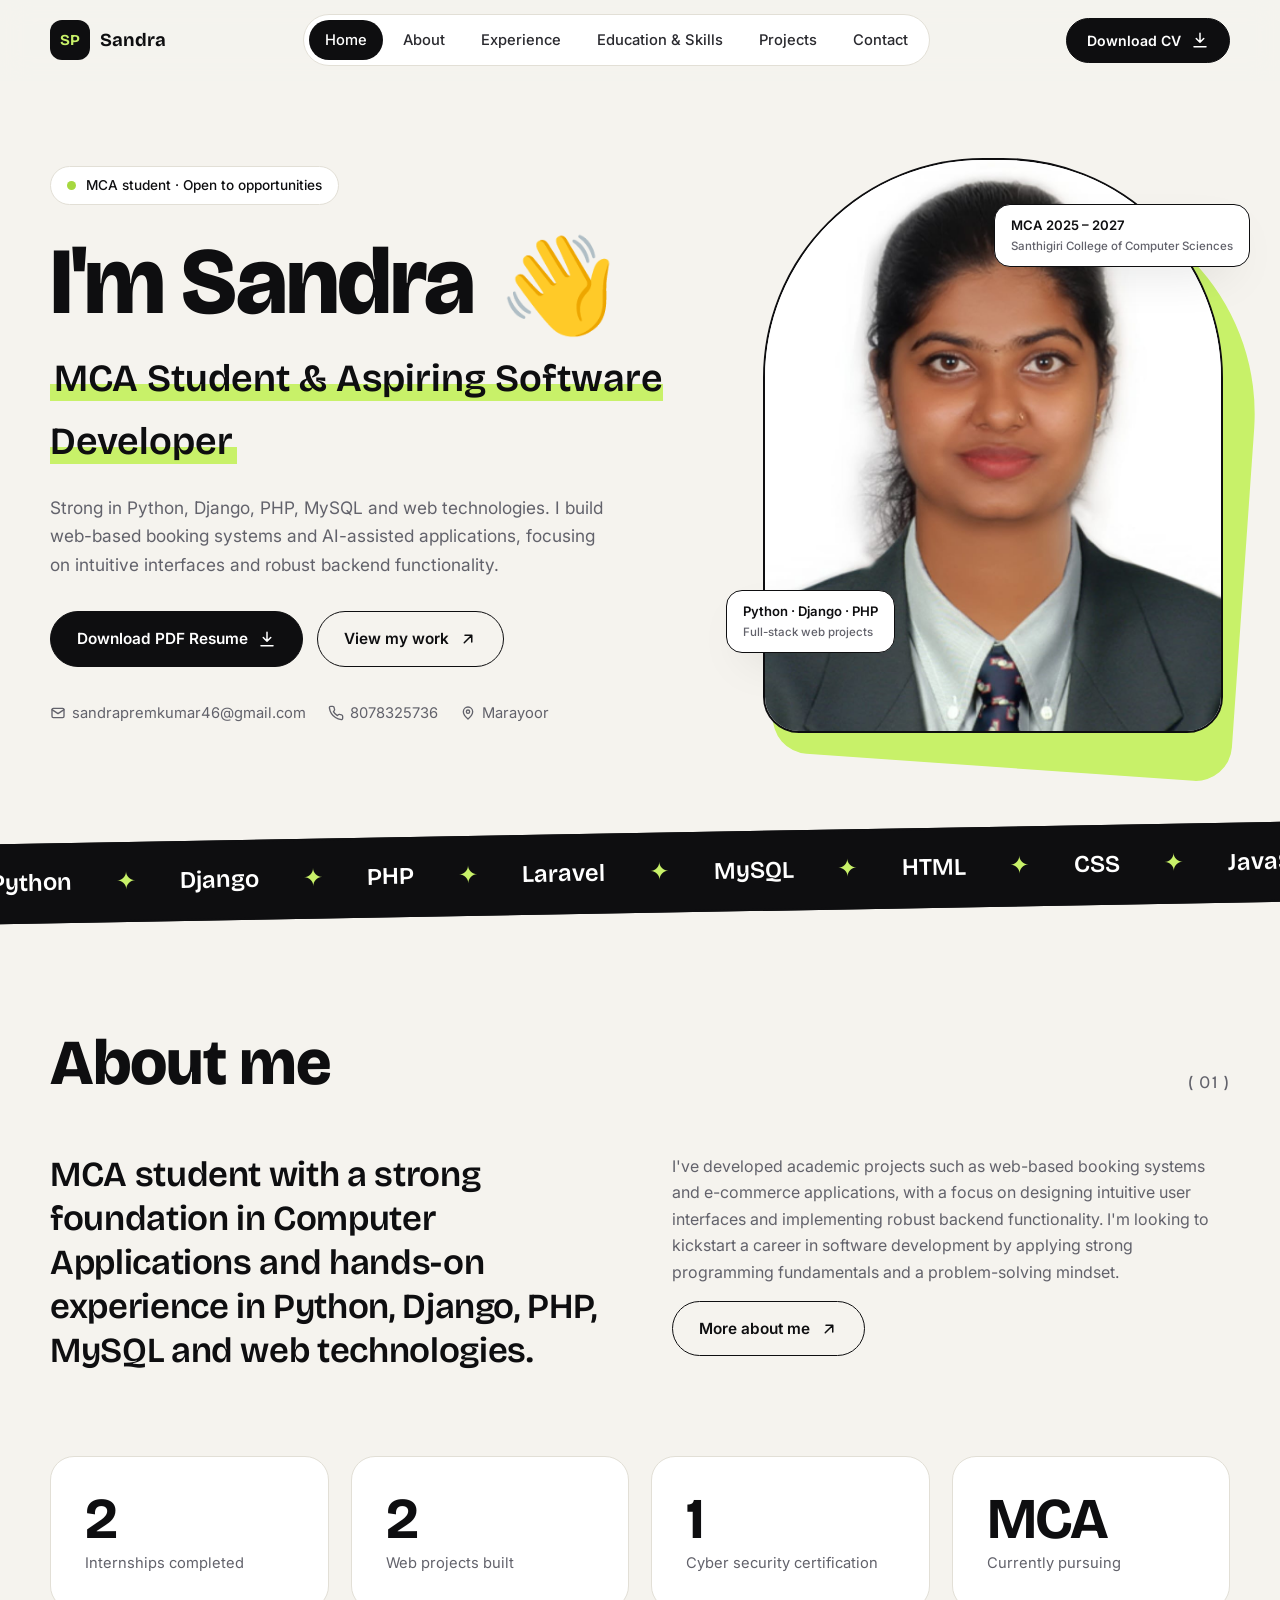
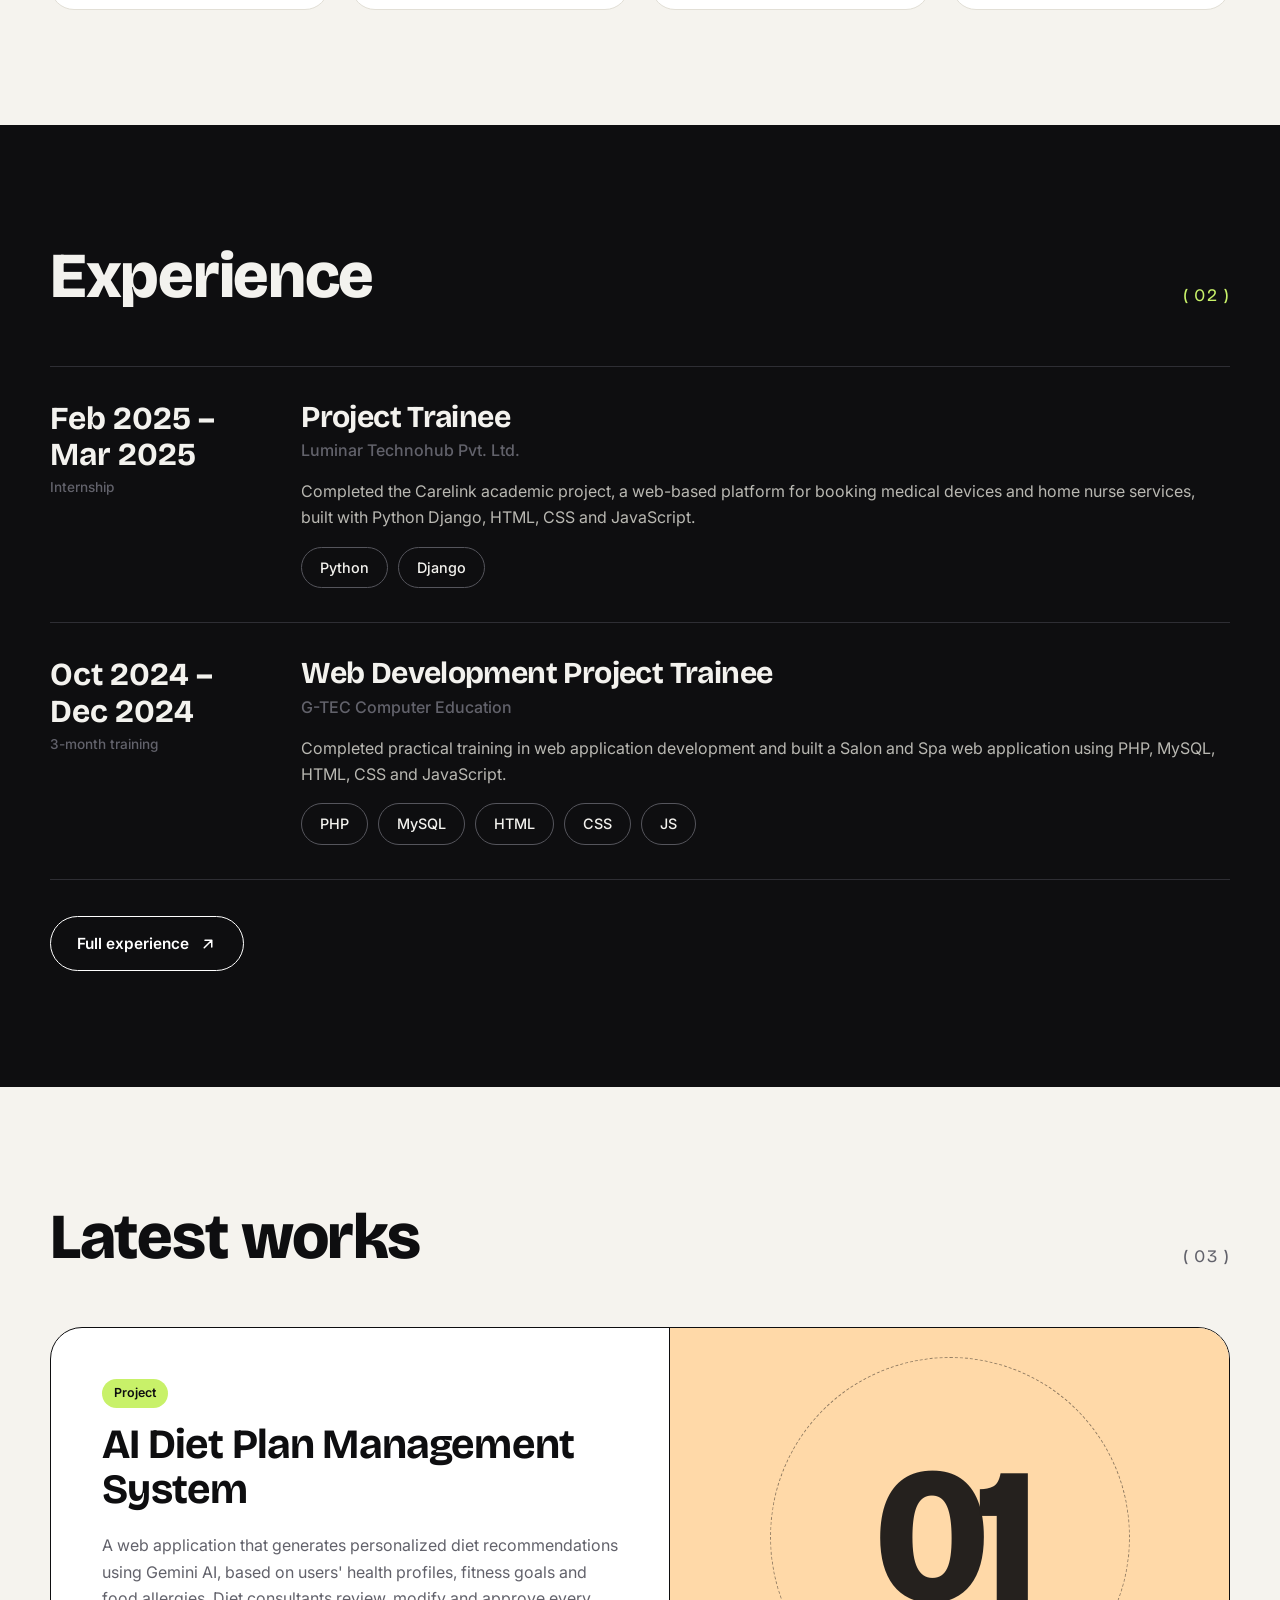
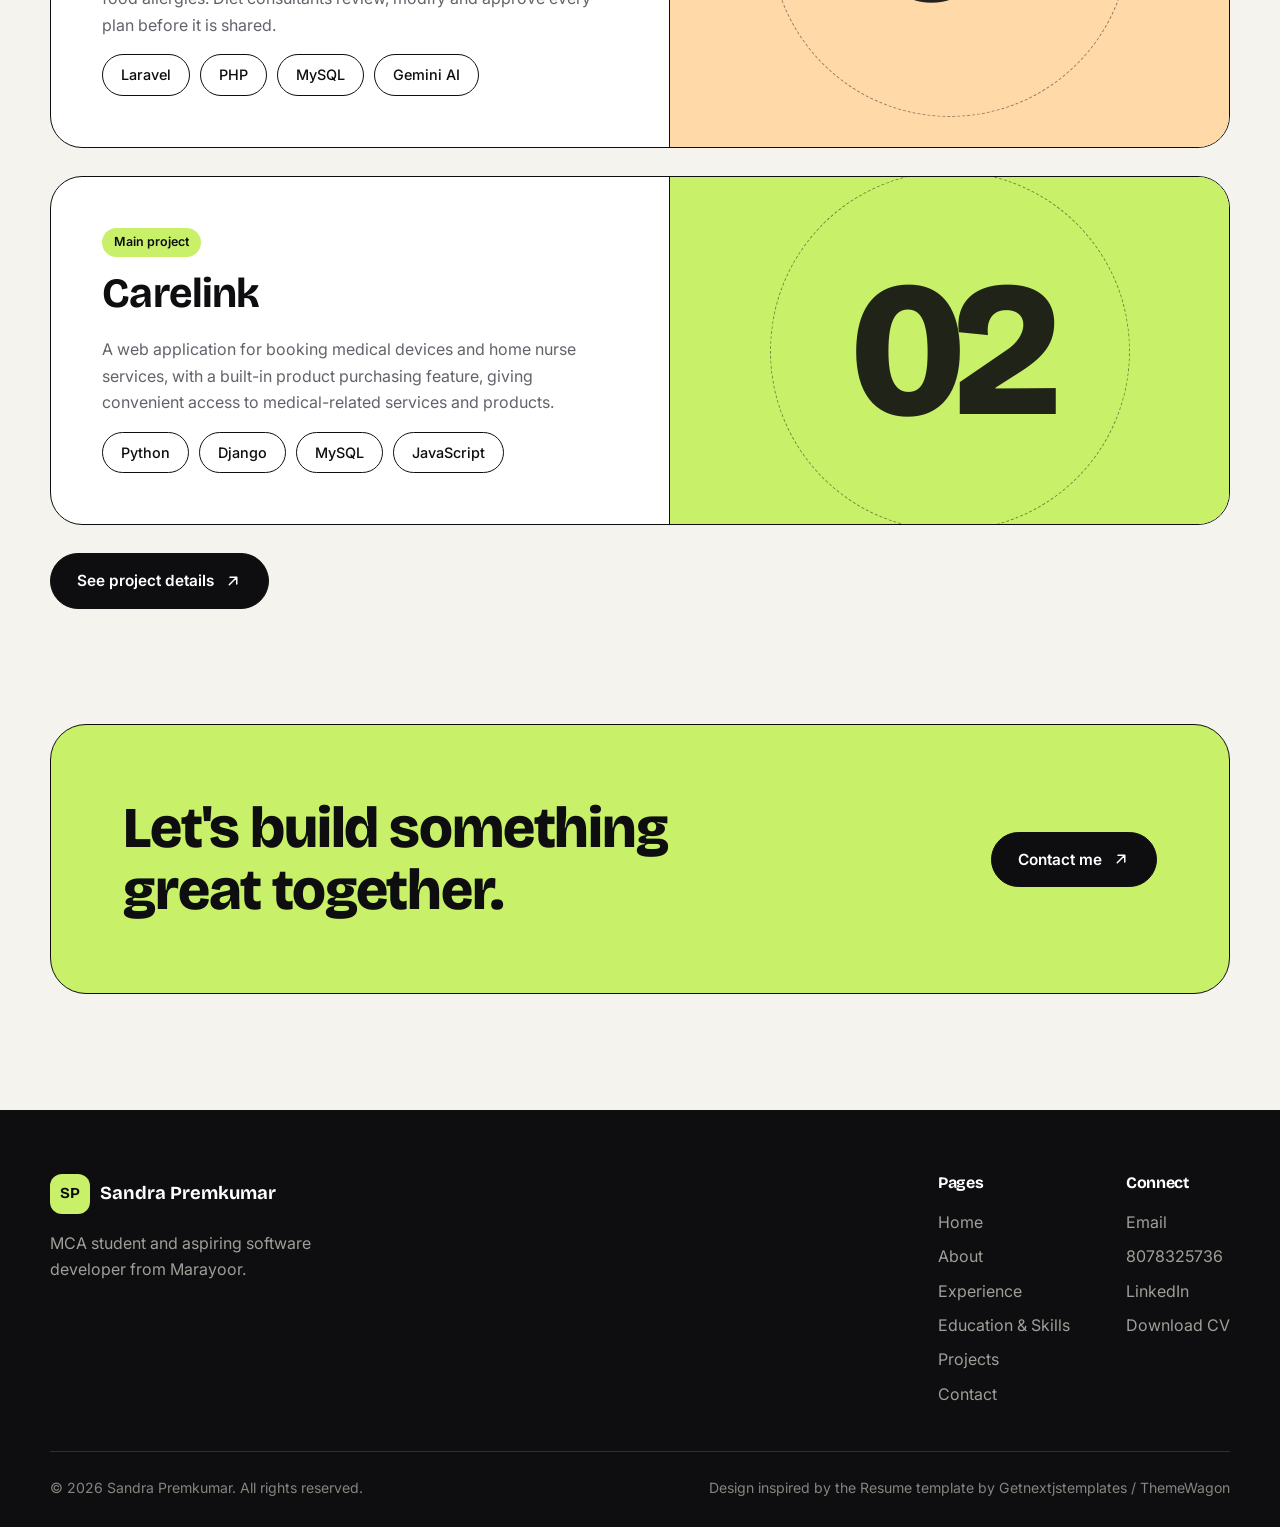
<file: index.html>
<!DOCTYPE html>
<html lang="en" class="no-js">
<head>
  <meta charset="utf-8">
  <meta name="viewport" content="width=device-width, initial-scale=1">
  <title>Sandra Premkumar — MCA Student & Aspiring Software Developer</title>
  <meta name="description" content="Portfolio of Sandra Premkumar, an MCA student skilled in Python, Django, PHP, MySQL and web technologies, building web-based booking and AI-assisted applications.">
  <meta name="theme-color" content="#f5f3ee">
  <link rel="preconnect" href="https://fonts.googleapis.com">
  <link rel="preconnect" href="https://fonts.gstatic.com" crossorigin>
  <link href="https://fonts.googleapis.com/css2?family=Bricolage+Grotesque:opsz,wght@12..96,500;12..96,600;12..96,700;12..96,800&family=Inter:wght@400;500;600&display=swap" rel="stylesheet">
  <link rel="stylesheet" href="styles.css">
</head>
<body>
  <a class="skip-link" href="#main">Skip to content</a>

  <header class="site-header">
    <div class="container nav">
      <a href="index.html" class="logo" aria-label="Sandra Premkumar — home">
        <span class="logo-mark">SP</span><span>Sandra</span>
      </a>
      <nav class="nav-links" id="nav-links" aria-label="Main">
        <a href="index.html" class="active" aria-current="page">Home</a>
        <a href="about.html">About</a>
        <a href="experience.html">Experience</a>
        <a href="education.html">Education &amp; Skills</a>
        <a href="projects.html">Projects</a>
        <a href="contact.html">Contact</a>
      </nav>
      <a class="btn btn-primary btn-sm nav-cta" href="assets/Sandra_Premkumar_CV.pdf" download>Download CV
        <svg viewBox="0 0 24 24" fill="none" stroke="currentColor" stroke-width="2" stroke-linecap="round" stroke-linejoin="round"><path d="M12 3v12m0 0l-5-5m5 5l5-5M4 21h16"/></svg>
      </a>
      <button class="menu-btn" aria-label="Toggle menu" aria-expanded="false" aria-controls="nav-links"><span></span><span></span><span></span></button>
    </div>
  </header>

  <main id="main">
    <!-- HERO -->
    <section class="hero">
      <div class="container hero-grid">
        <div>
          <span class="eyebrow reveal"><span class="dot"></span> MCA student · Open to opportunities</span>
          <h1 class="reveal" data-delay="1">I'm Sandra <span class="wave" aria-hidden="true">👋</span></h1>
          <p class="role reveal" data-delay="2"><span>MCA Student &amp; Aspiring Software Developer</span></p>
          <p class="lead reveal" data-delay="2">Strong in Python, Django, PHP, MySQL and web technologies. I build web-based booking systems and AI-assisted applications, focusing on intuitive interfaces and robust backend functionality.</p>
          <div class="hero-actions reveal" data-delay="3">
            <a class="btn btn-primary" href="assets/Sandra_Premkumar_CV.pdf" download>Download PDF Resume
              <svg viewBox="0 0 24 24" fill="none" stroke="currentColor" stroke-width="2" stroke-linecap="round" stroke-linejoin="round"><path d="M12 3v12m0 0l-5-5m5 5l5-5M4 21h16"/></svg>
            </a>
            <a class="btn btn-ghost" href="projects.html">View my work
              <svg viewBox="0 0 24 24" fill="none" stroke="currentColor" stroke-width="2" stroke-linecap="round" stroke-linejoin="round"><path d="M7 17L17 7M8 7h9v9"/></svg>
            </a>
          </div>
          <div class="hero-meta reveal" data-delay="3">
            <a href="mailto:sandrapremkumar46@gmail.com"><svg viewBox="0 0 24 24" fill="none" stroke="currentColor" stroke-width="2" stroke-linecap="round" stroke-linejoin="round"><rect x="3" y="5" width="18" height="14" rx="2"/><path d="M3 7l9 6 9-6"/></svg>sandrapremkumar46@gmail.com</a>
            <a href="tel:8078325736"><svg viewBox="0 0 24 24" fill="none" stroke="currentColor" stroke-width="2" stroke-linecap="round" stroke-linejoin="round"><path d="M22 16.9v3a2 2 0 0 1-2.2 2 19.8 19.8 0 0 1-8.6-3.1 19.5 19.5 0 0 1-6-6A19.8 19.8 0 0 1 2.1 4.2 2 2 0 0 1 4.1 2h3a2 2 0 0 1 2 1.7c.1 1 .4 1.9.7 2.8a2 2 0 0 1-.5 2.1L8.1 9.9a16 16 0 0 0 6 6l1.3-1.3a2 2 0 0 1 2.1-.4c.9.3 1.8.6 2.8.7a2 2 0 0 1 1.7 2z"/></svg>8078325736</a>
            <span><svg viewBox="0 0 24 24" fill="none" stroke="currentColor" stroke-width="2" stroke-linecap="round" stroke-linejoin="round"><path d="M12 21s-7-6.2-7-11a7 7 0 0 1 14 0c0 4.8-7 11-7 11z"/><circle cx="12" cy="10" r="2.5"/></svg>Marayoor</span>
          </div>
        </div>
        <div class="portrait reveal" data-delay="2">
          <div class="portrait-frame"><img src="images/sandra.jpg" alt="Portrait of Sandra Premkumar" width="983" height="1314" fetchpriority="high"></div>
          <div class="badge badge--b">MCA 2025 – 2027<small>Santhigiri College of Computer Sciences</small></div>
          <div class="badge badge--a">Python · Django · PHP<small>Full-stack web projects</small></div>
        </div>
      </div>
    </section>

    <!-- SKILL MARQUEE -->
    <div class="marquee" aria-hidden="true">
      <div class="marquee-track">
        <span>Python</span><span>Django</span><span>PHP</span><span>Laravel</span><span>MySQL</span><span>HTML</span><span>CSS</span><span>JavaScript</span><span>Bootstrap</span><span>Gemini AI</span><span>C</span><span>C++</span>
      </div>
    </div>

    <!-- ABOUT TEASER -->
    <section class="section">
      <div class="container">
        <div class="sec-head reveal">
          <h2>About me</h2>
          <span class="sec-index">( 01 )</span>
        </div>
        <div class="about-split">
          <p class="big reveal">MCA student with a strong foundation in Computer Applications and hands-on experience in Python, Django, PHP, MySQL and web technologies.</p>
          <div class="reveal" data-delay="1">
            <p class="muted">I've developed academic projects such as web-based booking systems and e-commerce applications, with a focus on designing intuitive user interfaces and implementing robust backend functionality. I'm looking to kickstart a career in software development by applying strong programming fundamentals and a problem-solving mindset.</p>
            <a class="btn btn-ghost" href="about.html">More about me
              <svg viewBox="0 0 24 24" fill="none" stroke="currentColor" stroke-width="2" stroke-linecap="round" stroke-linejoin="round"><path d="M7 17L17 7M8 7h9v9"/></svg>
            </a>
          </div>
        </div>
        <div class="grid grid-4" style="margin-top:48px">
          <div class="card stat reveal"><strong>2</strong><span>Internships completed</span></div>
          <div class="card stat reveal" data-delay="1"><strong>2</strong><span>Web projects built</span></div>
          <div class="card stat reveal" data-delay="2"><strong>1</strong><span>Cyber security certification</span></div>
          <div class="card stat reveal" data-delay="3"><strong>MCA</strong><span>Currently pursuing</span></div>
        </div>
      </div>
    </section>

    <!-- EXPERIENCE TEASER -->
    <section class="section section--dark">
      <div class="container">
        <div class="sec-head reveal">
          <h2>Experience</h2>
          <span class="sec-index">( 02 )</span>
        </div>
        <div class="timeline">
          <div class="tl-item reveal">
            <div class="tl-date">Feb 2025 – Mar 2025<small>Internship</small></div>
            <div class="tl-body">
              <h3>Project Trainee</h3>
              <span class="tl-org">Luminar Technohub Pvt. Ltd.</span>
              <p>Completed the Carelink academic project, a web-based platform for booking medical devices and home nurse services, built with Python Django, HTML, CSS and JavaScript.</p>
              <div class="chip-list"><span class="chip">Python</span><span class="chip">Django</span></div>
            </div>
          </div>
          <div class="tl-item reveal">
            <div class="tl-date">Oct 2024 – Dec 2024<small>3-month training</small></div>
            <div class="tl-body">
              <h3>Web Development Project Trainee</h3>
              <span class="tl-org">G-TEC Computer Education</span>
              <p>Completed practical training in web application development and built a Salon and Spa web application using PHP, MySQL, HTML, CSS and JavaScript.</p>
              <div class="chip-list"><span class="chip">PHP</span><span class="chip">MySQL</span><span class="chip">HTML</span><span class="chip">CSS</span><span class="chip">JS</span></div>
            </div>
          </div>
        </div>
        <div style="margin-top:36px" class="reveal"><a class="btn btn-ghost" href="experience.html">Full experience
          <svg viewBox="0 0 24 24" fill="none" stroke="currentColor" stroke-width="2" stroke-linecap="round" stroke-linejoin="round"><path d="M7 17L17 7M8 7h9v9"/></svg></a></div>
      </div>
    </section>

    <!-- PROJECTS TEASER -->
    <section class="section">
      <div class="container">
        <div class="sec-head reveal">
          <h2>Latest works</h2>
          <span class="sec-index">( 03 )</span>
        </div>
        <article class="project reveal">
          <div class="project-body">
            <span class="tag" style="align-self:flex-start">Project</span>
            <h3>AI Diet Plan Management System</h3>
            <p class="muted">A web application that generates personalized diet recommendations using Gemini AI, based on users' health profiles, fitness goals and food allergies. Diet consultants review, modify and approve every plan before it is shared.</p>
            <div class="chip-list"><span class="chip">Laravel</span><span class="chip">PHP</span><span class="chip">MySQL</span><span class="chip">Gemini AI</span></div>
          </div>
          <div class="project-visual" aria-hidden="true"><span class="ring"></span><span class="num">01</span></div>
        </article>
        <article class="project reveal">
          <div class="project-body">
            <span class="tag" style="align-self:flex-start">Main project</span>
            <h3>Carelink</h3>
            <p class="muted">A web application for booking medical devices and home nurse services, with a built-in product purchasing feature, giving convenient access to medical-related services and products.</p>
            <div class="chip-list"><span class="chip">Python</span><span class="chip">Django</span><span class="chip">MySQL</span><span class="chip">JavaScript</span></div>
          </div>
          <div class="project-visual" aria-hidden="true"><span class="ring"></span><span class="num">02</span></div>
        </article>
        <div class="reveal"><a class="btn btn-primary" href="projects.html">See project details
          <svg viewBox="0 0 24 24" fill="none" stroke="currentColor" stroke-width="2" stroke-linecap="round" stroke-linejoin="round"><path d="M7 17L17 7M8 7h9v9"/></svg></a></div>
      </div>
    </section>

    <!-- CTA -->
    <section class="section" style="padding-top:0">
      <div class="container">
        <div class="cta-band reveal">
          <h2>Let's build something great together.</h2>
          <a class="btn btn-primary" href="contact.html">Contact me
            <svg viewBox="0 0 24 24" fill="none" stroke="currentColor" stroke-width="2" stroke-linecap="round" stroke-linejoin="round"><path d="M7 17L17 7M8 7h9v9"/></svg></a>
        </div>
      </div>
    </section>
  </main>

  <footer class="site-footer">
    <div class="container">
      <div class="footer-top">
        <div>
          <a href="index.html" class="logo"><span class="logo-mark" style="background:var(--accent);color:var(--ink)">SP</span><span>Sandra Premkumar</span></a>
          <p>MCA student and aspiring software developer from Marayoor.</p>
        </div>
        <div class="footer-links">
          <div>
            <h4>Pages</h4>
            <a href="index.html">Home</a><a href="about.html">About</a><a href="experience.html">Experience</a><a href="education.html">Education &amp; Skills</a><a href="projects.html">Projects</a><a href="contact.html">Contact</a>
          </div>
          <div>
            <h4>Connect</h4>
            <a href="mailto:sandrapremkumar46@gmail.com">Email</a><a href="tel:8078325736">8078325736</a><a href="https://linkedin.com/in/sandra-premkumar-4141b0350" target="_blank" rel="noopener">LinkedIn</a><a href="assets/Sandra_Premkumar_CV.pdf" download>Download CV</a>
          </div>
        </div>
      </div>
      <div class="footer-bottom"><span>© <span id="year">2026</span> Sandra Premkumar. All rights reserved.</span><span>Design inspired by the Resume template by Getnextjstemplates / ThemeWagon</span></div>
    </div>
  </footer>
  <script src="script.js"></script>
</body>
</html>
</file>
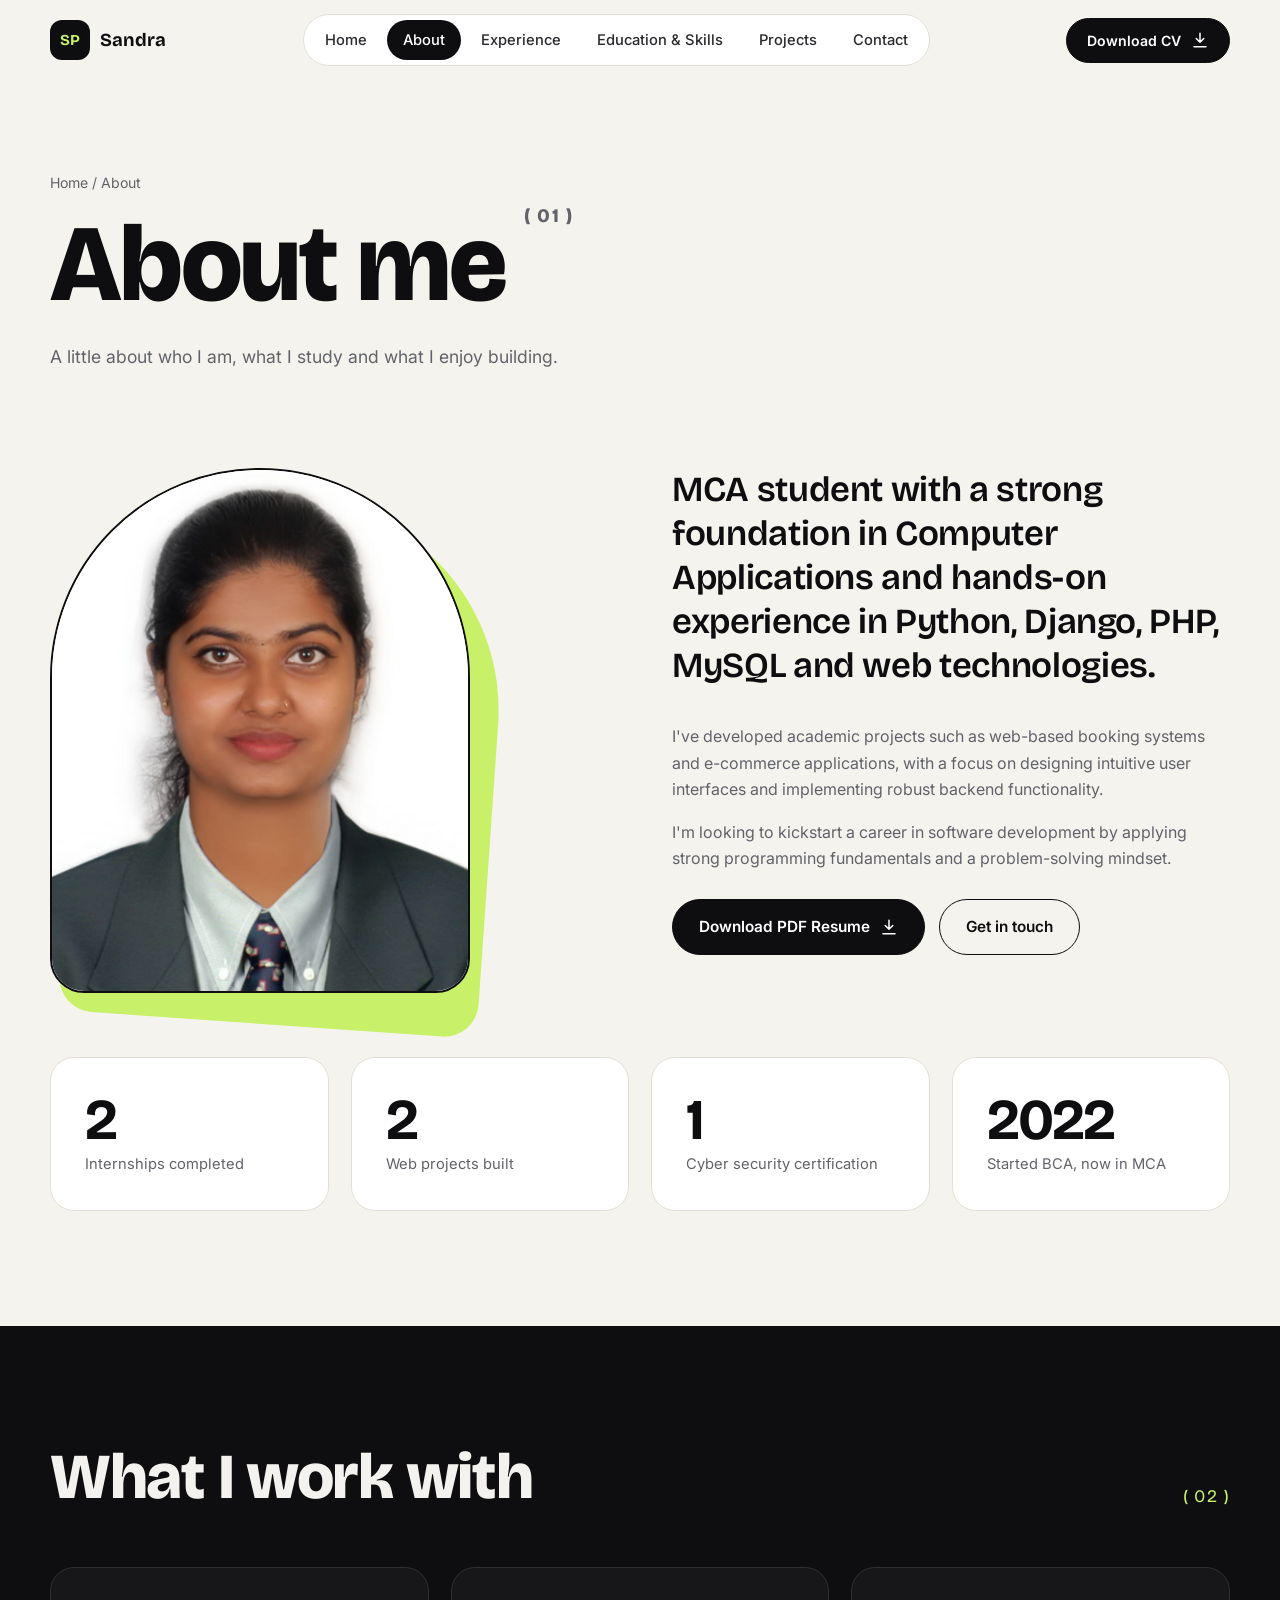
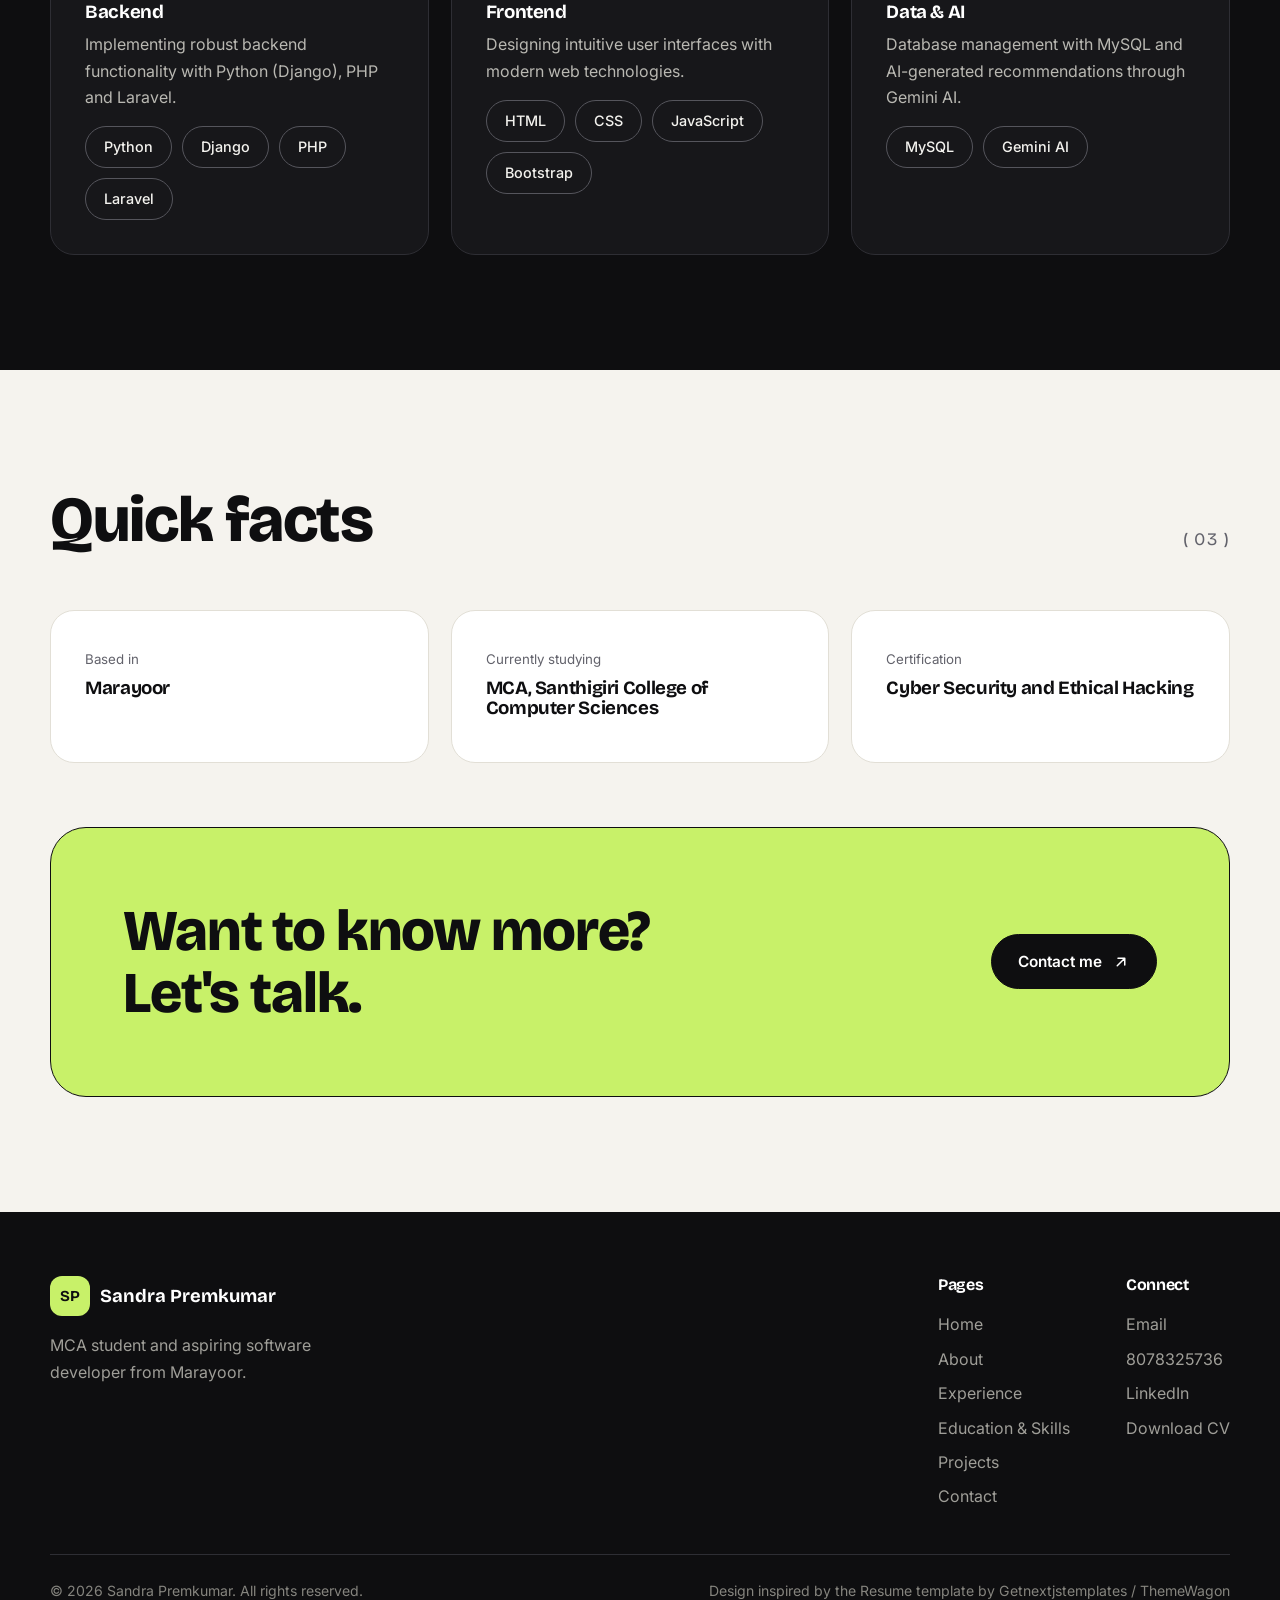
<file: about.html>
<!DOCTYPE html>
<html lang="en" class="no-js">
<head>
  <meta charset="utf-8">
  <meta name="viewport" content="width=device-width, initial-scale=1">
  <title>About — Sandra Premkumar</title>
  <meta name="description" content="About Sandra Premkumar: MCA student with hands-on experience in Python, Django, PHP, MySQL and web technologies.">
  <meta name="theme-color" content="#f5f3ee">
  <link rel="preconnect" href="https://fonts.googleapis.com">
  <link rel="preconnect" href="https://fonts.gstatic.com" crossorigin>
  <link href="https://fonts.googleapis.com/css2?family=Bricolage+Grotesque:opsz,wght@12..96,500;12..96,600;12..96,700;12..96,800&family=Inter:wght@400;500;600&display=swap" rel="stylesheet">
  <link rel="stylesheet" href="styles.css">
</head>
<body>
  <a class="skip-link" href="#main">Skip to content</a>

  <header class="site-header">
    <div class="container nav">
      <a href="index.html" class="logo" aria-label="Sandra Premkumar — home">
        <span class="logo-mark">SP</span><span>Sandra</span>
      </a>
      <nav class="nav-links" id="nav-links" aria-label="Main">
        <a href="index.html">Home</a>
        <a href="about.html" class="active" aria-current="page">About</a>
        <a href="experience.html">Experience</a>
        <a href="education.html">Education &amp; Skills</a>
        <a href="projects.html">Projects</a>
        <a href="contact.html">Contact</a>
      </nav>
      <a class="btn btn-primary btn-sm nav-cta" href="assets/Sandra_Premkumar_CV.pdf" download>Download CV
        <svg viewBox="0 0 24 24" fill="none" stroke="currentColor" stroke-width="2" stroke-linecap="round" stroke-linejoin="round"><path d="M12 3v12m0 0l-5-5m5 5l5-5M4 21h16"/></svg>
      </a>
      <button class="menu-btn" aria-label="Toggle menu" aria-expanded="false" aria-controls="nav-links"><span></span><span></span><span></span></button>
    </div>
  </header>

  <main id="main">
    <section class="page-hero">
      <div class="container">
        <div class="crumbs reveal"><a href="index.html">Home</a> / About</div>
        <h1 class="reveal" data-delay="1">About me <span class="sec-index" style="font-size:1.2rem;vertical-align:top">( 01 )</span></h1>
        <p class="reveal" data-delay="2">A little about who I am, what I study and what I enjoy building.</p>
      </div>
    </section>

    <section class="section" style="padding-top:clamp(32px,5vw,56px)">
      <div class="container">
        <div class="about-split">
          <div class="portrait reveal" style="max-width:420px;margin:0">
            <div class="portrait-frame"><img src="images/sandra.jpg" alt="Portrait of Sandra Premkumar" width="983" height="1314" loading="lazy"></div>
          </div>
          <div>
            <p class="big reveal">MCA student with a strong foundation in Computer Applications and hands-on experience in Python, Django, PHP, MySQL and web technologies.</p>
            <p class="muted reveal" data-delay="1">I've developed academic projects such as web-based booking systems and e-commerce applications, with a focus on designing intuitive user interfaces and implementing robust backend functionality.</p>
            <p class="muted reveal" data-delay="2">I'm looking to kickstart a career in software development by applying strong programming fundamentals and a problem-solving mindset.</p>
            <div class="hero-actions reveal" data-delay="3" style="margin-top:28px">
              <a class="btn btn-primary" href="assets/Sandra_Premkumar_CV.pdf" download>Download PDF Resume
                <svg viewBox="0 0 24 24" fill="none" stroke="currentColor" stroke-width="2" stroke-linecap="round" stroke-linejoin="round"><path d="M12 3v12m0 0l-5-5m5 5l5-5M4 21h16"/></svg>
              </a>
              <a class="btn btn-ghost" href="contact.html">Get in touch</a>
            </div>
          </div>
        </div>

        <div class="grid grid-4" style="margin-top:64px">
          <div class="card stat reveal"><strong>2</strong><span>Internships completed</span></div>
          <div class="card stat reveal" data-delay="1"><strong>2</strong><span>Web projects built</span></div>
          <div class="card stat reveal" data-delay="2"><strong>1</strong><span>Cyber security certification</span></div>
          <div class="card stat reveal" data-delay="3"><strong>2022</strong><span>Started BCA, now in MCA</span></div>
        </div>
      </div>
    </section>

    <section class="section section--dark">
      <div class="container">
        <div class="sec-head reveal"><h2>What I work with</h2><span class="sec-index">( 02 )</span></div>
        <div class="grid grid-3">
          <div class="card reveal" style="background:#17171a;border-color:#2e2e34">
            <h3 style="color:#fff">Backend</h3>
            <p>Implementing robust backend functionality with Python (Django), PHP and Laravel.</p>
            <div class="chip-list"><span class="chip">Python</span><span class="chip">Django</span><span class="chip">PHP</span><span class="chip">Laravel</span></div>
          </div>
          <div class="card reveal" data-delay="1" style="background:#17171a;border-color:#2e2e34">
            <h3 style="color:#fff">Frontend</h3>
            <p>Designing intuitive user interfaces with modern web technologies.</p>
            <div class="chip-list"><span class="chip">HTML</span><span class="chip">CSS</span><span class="chip">JavaScript</span><span class="chip">Bootstrap</span></div>
          </div>
          <div class="card reveal" data-delay="2" style="background:#17171a;border-color:#2e2e34">
            <h3 style="color:#fff">Data &amp; AI</h3>
            <p>Database management with MySQL and AI-generated recommendations through Gemini AI.</p>
            <div class="chip-list"><span class="chip">MySQL</span><span class="chip">Gemini AI</span></div>
          </div>
        </div>
      </div>
    </section>

    <section class="section">
      <div class="container">
        <div class="sec-head reveal"><h2>Quick facts</h2><span class="sec-index">( 03 )</span></div>
        <div class="grid grid-3">
          <div class="card reveal"><small class="muted">Based in</small><h3 style="margin-top:6px">Marayoor</h3></div>
          <div class="card reveal" data-delay="1"><small class="muted">Currently studying</small><h3 style="margin-top:6px">MCA, Santhigiri College of Computer Sciences</h3></div>
          <div class="card reveal" data-delay="2"><small class="muted">Certification</small><h3 style="margin-top:6px">Cyber Security and Ethical Hacking</h3></div>
        </div>
        <div class="cta-band reveal" style="margin-top:64px">
          <h2>Want to know more? Let's talk.</h2>
          <a class="btn btn-primary" href="contact.html">Contact me
            <svg viewBox="0 0 24 24" fill="none" stroke="currentColor" stroke-width="2" stroke-linecap="round" stroke-linejoin="round"><path d="M7 17L17 7M8 7h9v9"/></svg></a>
        </div>
      </div>
    </section>
  </main>

  <footer class="site-footer">
    <div class="container">
      <div class="footer-top">
        <div>
          <a href="index.html" class="logo"><span class="logo-mark" style="background:var(--accent);color:var(--ink)">SP</span><span>Sandra Premkumar</span></a>
          <p>MCA student and aspiring software developer from Marayoor.</p>
        </div>
        <div class="footer-links">
          <div>
            <h4>Pages</h4>
            <a href="index.html">Home</a><a href="about.html">About</a><a href="experience.html">Experience</a><a href="education.html">Education &amp; Skills</a><a href="projects.html">Projects</a><a href="contact.html">Contact</a>
          </div>
          <div>
            <h4>Connect</h4>
            <a href="mailto:sandrapremkumar46@gmail.com">Email</a><a href="tel:8078325736">8078325736</a><a href="https://linkedin.com/in/sandra-premkumar-4141b0350" target="_blank" rel="noopener">LinkedIn</a><a href="assets/Sandra_Premkumar_CV.pdf" download>Download CV</a>
          </div>
        </div>
      </div>
      <div class="footer-bottom"><span>© <span id="year">2026</span> Sandra Premkumar. All rights reserved.</span><span>Design inspired by the Resume template by Getnextjstemplates / ThemeWagon</span></div>
    </div>
  </footer>
  <script src="script.js"></script>
</body>
</html>
</file>
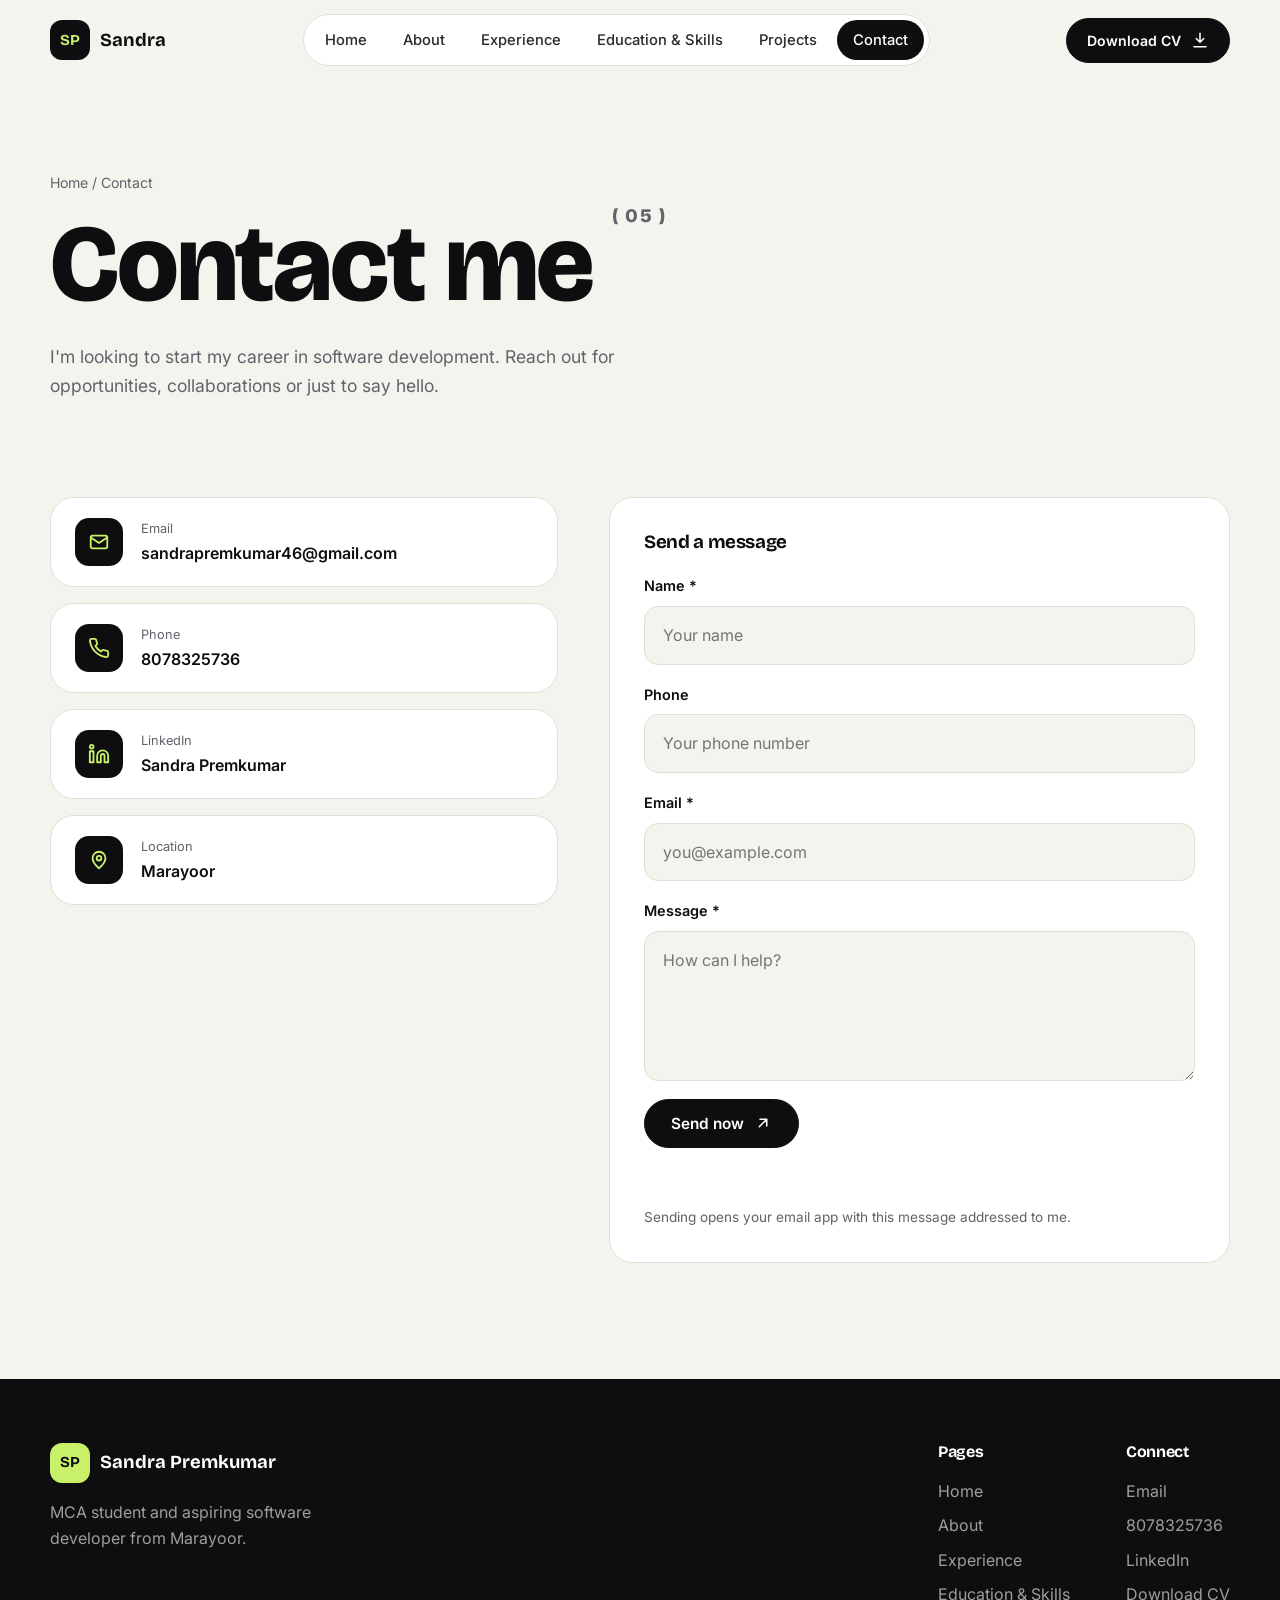
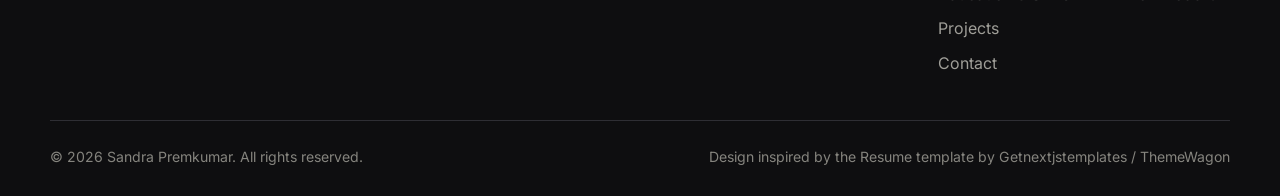
<file: contact.html>
<!DOCTYPE html>
<html lang="en" class="no-js">
<head>
  <meta charset="utf-8">
  <meta name="viewport" content="width=device-width, initial-scale=1">
  <title>Contact — Sandra Premkumar</title>
  <meta name="description" content="Get in touch with Sandra Premkumar by email, phone or LinkedIn.">
  <meta name="theme-color" content="#f5f3ee">
  <link rel="preconnect" href="https://fonts.googleapis.com">
  <link rel="preconnect" href="https://fonts.gstatic.com" crossorigin>
  <link href="https://fonts.googleapis.com/css2?family=Bricolage+Grotesque:opsz,wght@12..96,500;12..96,600;12..96,700;12..96,800&family=Inter:wght@400;500;600&display=swap" rel="stylesheet">
  <link rel="stylesheet" href="styles.css">
</head>
<body>
  <a class="skip-link" href="#main">Skip to content</a>

  <header class="site-header">
    <div class="container nav">
      <a href="index.html" class="logo" aria-label="Sandra Premkumar — home">
        <span class="logo-mark">SP</span><span>Sandra</span>
      </a>
      <nav class="nav-links" id="nav-links" aria-label="Main">
        <a href="index.html">Home</a>
        <a href="about.html">About</a>
        <a href="experience.html">Experience</a>
        <a href="education.html">Education &amp; Skills</a>
        <a href="projects.html">Projects</a>
        <a href="contact.html" class="active" aria-current="page">Contact</a>
      </nav>
      <a class="btn btn-primary btn-sm nav-cta" href="assets/Sandra_Premkumar_CV.pdf" download>Download CV
        <svg viewBox="0 0 24 24" fill="none" stroke="currentColor" stroke-width="2" stroke-linecap="round" stroke-linejoin="round"><path d="M12 3v12m0 0l-5-5m5 5l5-5M4 21h16"/></svg>
      </a>
      <button class="menu-btn" aria-label="Toggle menu" aria-expanded="false" aria-controls="nav-links"><span></span><span></span><span></span></button>
    </div>
  </header>

  <main id="main">
    <section class="page-hero">
      <div class="container">
        <div class="crumbs reveal"><a href="index.html">Home</a> / Contact</div>
        <h1 class="reveal" data-delay="1">Contact me <span class="sec-index" style="font-size:1.2rem;vertical-align:top">( 05 )</span></h1>
        <p class="reveal" data-delay="2">I'm looking to start my career in software development. Reach out for opportunities, collaborations or just to say hello.</p>
      </div>
    </section>

    <section class="section" style="padding-top:clamp(32px,5vw,56px)">
      <div class="container contact-grid">
        <div class="info-list">
          <a class="card info-card reveal" href="mailto:sandrapremkumar46@gmail.com">
            <span class="ico"><svg viewBox="0 0 24 24" fill="none" stroke="currentColor" stroke-width="2" stroke-linecap="round" stroke-linejoin="round"><rect x="3" y="5" width="18" height="14" rx="2"/><path d="M3 7l9 6 9-6"/></svg></span>
            <span><small>Email</small><strong>sandrapremkumar46@gmail.com</strong></span>
          </a>
          <a class="card info-card reveal" data-delay="1" href="tel:8078325736">
            <span class="ico"><svg viewBox="0 0 24 24" fill="none" stroke="currentColor" stroke-width="2" stroke-linecap="round" stroke-linejoin="round"><path d="M22 16.9v3a2 2 0 0 1-2.2 2 19.8 19.8 0 0 1-8.6-3.1 19.5 19.5 0 0 1-6-6A19.8 19.8 0 0 1 2.1 4.2 2 2 0 0 1 4.1 2h3a2 2 0 0 1 2 1.7c.1 1 .4 1.9.7 2.8a2 2 0 0 1-.5 2.1L8.1 9.9a16 16 0 0 0 6 6l1.3-1.3a2 2 0 0 1 2.1-.4c.9.3 1.8.6 2.8.7a2 2 0 0 1 1.7 2z"/></svg></span>
            <span><small>Phone</small><strong>8078325736</strong></span>
          </a>
          <a class="card info-card reveal" data-delay="2" href="https://linkedin.com/in/sandra-premkumar-4141b0350" target="_blank" rel="noopener">
            <span class="ico"><svg viewBox="0 0 24 24" fill="none" stroke="currentColor" stroke-width="2" stroke-linecap="round" stroke-linejoin="round"><path d="M16 8a6 6 0 0 1 6 6v7h-4v-7a2 2 0 0 0-4 0v7h-4v-7a6 6 0 0 1 6-6zM2 9h4v12H2zM4 2a2 2 0 1 1 0 4 2 2 0 0 1 0-4z"/></svg></span>
            <span><small>LinkedIn</small><strong>Sandra Premkumar</strong></span>
          </a>
          <div class="card info-card reveal" data-delay="3">
            <span class="ico"><svg viewBox="0 0 24 24" fill="none" stroke="currentColor" stroke-width="2" stroke-linecap="round" stroke-linejoin="round"><path d="M12 21s-7-6.2-7-11a7 7 0 0 1 14 0c0 4.8-7 11-7 11z"/><circle cx="12" cy="10" r="2.5"/></svg></span>
            <span><small>Location</small><strong>Marayoor</strong></span>
          </div>
        </div>

        <div class="card reveal" data-delay="1">
          <h3 style="margin-bottom:22px">Send a message</h3>
          <form class="contact-form" id="contact-form" novalidate>
            <div class="field"><label for="name">Name *</label><input id="name" name="name" type="text" autocomplete="name" required placeholder="Your name"></div>
            <div class="field"><label for="phone">Phone</label><input id="phone" name="phone" type="tel" autocomplete="tel" placeholder="Your phone number"></div>
            <div class="field"><label for="email">Email *</label><input id="email" name="email" type="email" autocomplete="email" required placeholder="you@example.com"></div>
            <div class="field"><label for="message">Message *</label><textarea id="message" name="message" required placeholder="How can I help?"></textarea></div>
            <button class="btn btn-primary" type="submit" style="justify-self:start">Send now
              <svg viewBox="0 0 24 24" fill="none" stroke="currentColor" stroke-width="2" stroke-linecap="round" stroke-linejoin="round"><path d="M7 17L17 7M8 7h9v9"/></svg>
            </button>
            <p class="form-status" id="form-status" role="status" aria-live="polite"></p>
            <p class="form-note">Sending opens your email app with this message addressed to me.</p>
          </form>
        </div>
      </div>
    </section>
  </main>

  <footer class="site-footer">
    <div class="container">
      <div class="footer-top">
        <div>
          <a href="index.html" class="logo"><span class="logo-mark" style="background:var(--accent);color:var(--ink)">SP</span><span>Sandra Premkumar</span></a>
          <p>MCA student and aspiring software developer from Marayoor.</p>
        </div>
        <div class="footer-links">
          <div>
            <h4>Pages</h4>
            <a href="index.html">Home</a><a href="about.html">About</a><a href="experience.html">Experience</a><a href="education.html">Education &amp; Skills</a><a href="projects.html">Projects</a><a href="contact.html">Contact</a>
          </div>
          <div>
            <h4>Connect</h4>
            <a href="mailto:sandrapremkumar46@gmail.com">Email</a><a href="tel:8078325736">8078325736</a><a href="https://linkedin.com/in/sandra-premkumar-4141b0350" target="_blank" rel="noopener">LinkedIn</a><a href="assets/Sandra_Premkumar_CV.pdf" download>Download CV</a>
          </div>
        </div>
      </div>
      <div class="footer-bottom"><span>© <span id="year">2026</span> Sandra Premkumar. All rights reserved.</span><span>Design inspired by the Resume template by Getnextjstemplates / ThemeWagon</span></div>
    </div>
  </footer>
  <script src="script.js"></script>
</body>
</html>
</file>
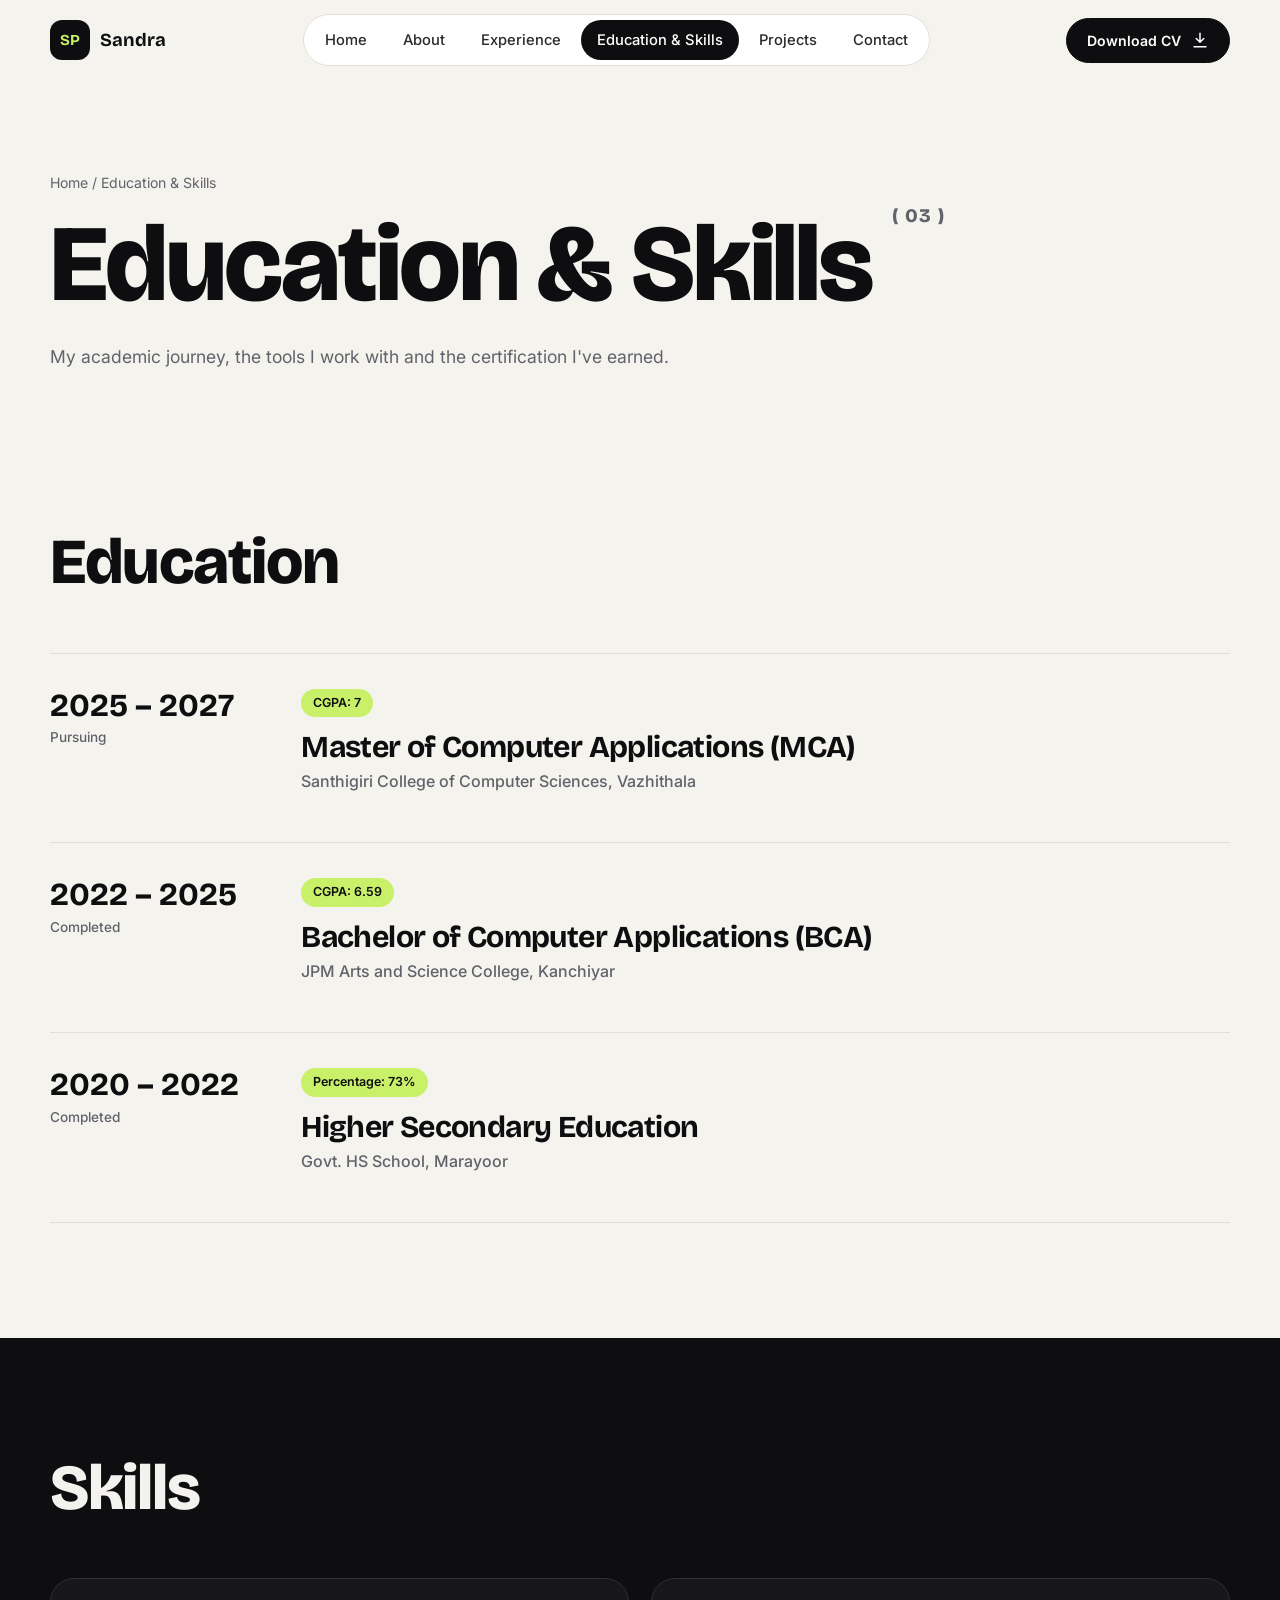
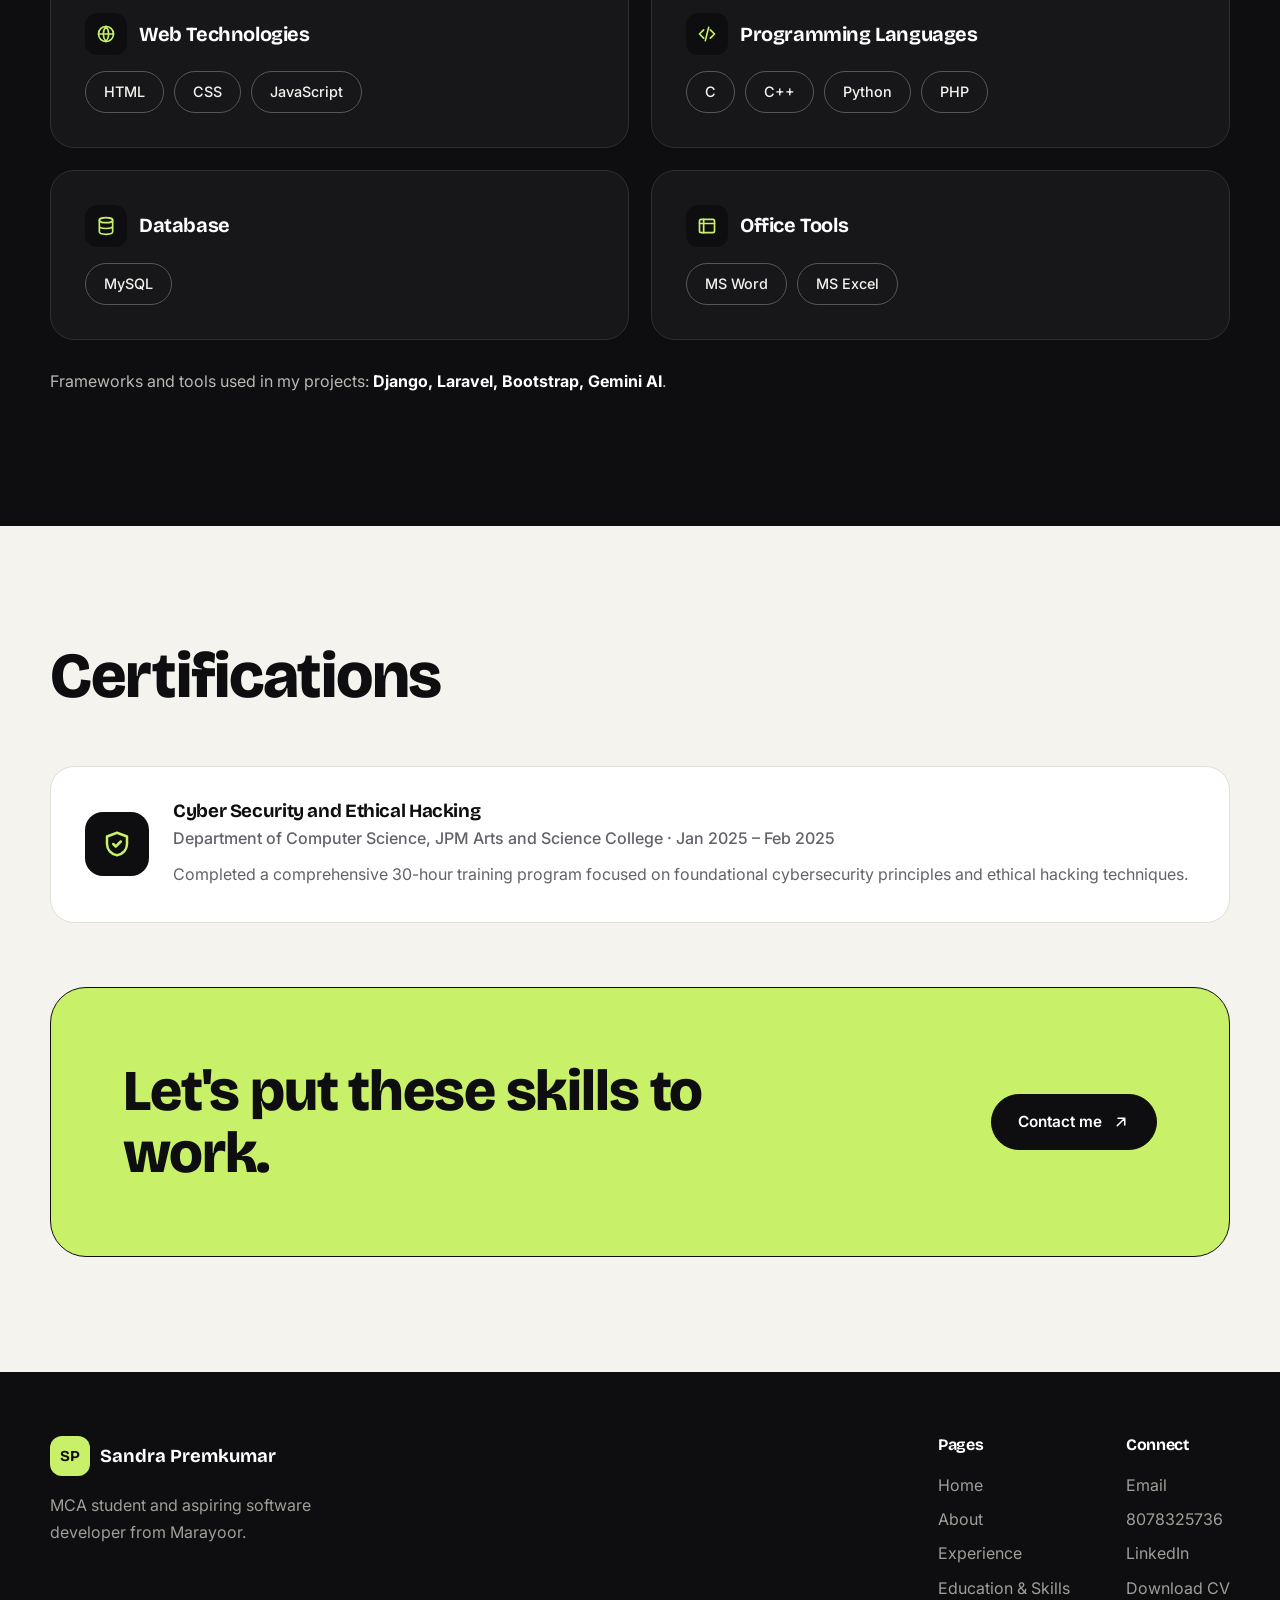
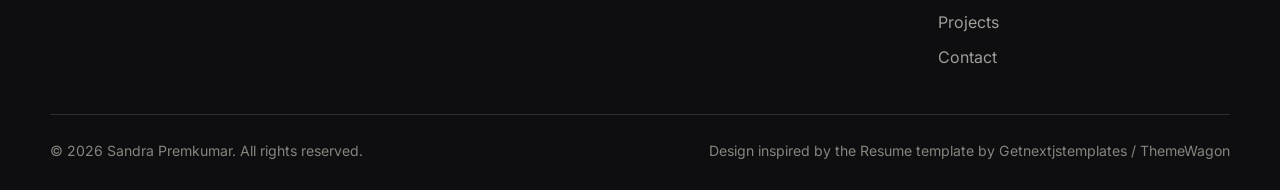
<file: education.html>
<!DOCTYPE html>
<html lang="en" class="no-js">
<head>
  <meta charset="utf-8">
  <meta name="viewport" content="width=device-width, initial-scale=1">
  <title>Education & Skills — Sandra Premkumar</title>
  <meta name="description" content="Education, technical skills and certifications of Sandra Premkumar: MCA, BCA, Python, PHP, C, C++, MySQL, HTML, CSS and JavaScript.">
  <meta name="theme-color" content="#f5f3ee">
  <link rel="preconnect" href="https://fonts.googleapis.com">
  <link rel="preconnect" href="https://fonts.gstatic.com" crossorigin>
  <link href="https://fonts.googleapis.com/css2?family=Bricolage+Grotesque:opsz,wght@12..96,500;12..96,600;12..96,700;12..96,800&family=Inter:wght@400;500;600&display=swap" rel="stylesheet">
  <link rel="stylesheet" href="styles.css">
</head>
<body>
  <a class="skip-link" href="#main">Skip to content</a>

  <header class="site-header">
    <div class="container nav">
      <a href="index.html" class="logo" aria-label="Sandra Premkumar — home">
        <span class="logo-mark">SP</span><span>Sandra</span>
      </a>
      <nav class="nav-links" id="nav-links" aria-label="Main">
        <a href="index.html">Home</a>
        <a href="about.html">About</a>
        <a href="experience.html">Experience</a>
        <a href="education.html" class="active" aria-current="page">Education &amp; Skills</a>
        <a href="projects.html">Projects</a>
        <a href="contact.html">Contact</a>
      </nav>
      <a class="btn btn-primary btn-sm nav-cta" href="assets/Sandra_Premkumar_CV.pdf" download>Download CV
        <svg viewBox="0 0 24 24" fill="none" stroke="currentColor" stroke-width="2" stroke-linecap="round" stroke-linejoin="round"><path d="M12 3v12m0 0l-5-5m5 5l5-5M4 21h16"/></svg>
      </a>
      <button class="menu-btn" aria-label="Toggle menu" aria-expanded="false" aria-controls="nav-links"><span></span><span></span><span></span></button>
    </div>
  </header>

  <main id="main">
    <section class="page-hero">
      <div class="container">
        <div class="crumbs reveal"><a href="index.html">Home</a> / Education &amp; Skills</div>
        <h1 class="reveal" data-delay="1">Education &amp; Skills <span class="sec-index" style="font-size:1.2rem;vertical-align:top">( 03 )</span></h1>
        <p class="reveal" data-delay="2">My academic journey, the tools I work with and the certification I've earned.</p>
      </div>
    </section>

    <!-- EDUCATION -->
    <section class="section">
      <div class="container">
        <div class="sec-head reveal"><h2>Education</h2></div>
        <div class="timeline">
          <div class="tl-item reveal">
            <div class="tl-date">2025 – 2027<small>Pursuing</small></div>
            <div class="tl-body">
              <span class="tag">CGPA: 7</span>
              <h3>Master of Computer Applications (MCA)</h3>
              <span class="tl-org">Santhigiri College of Computer Sciences, Vazhithala</span>
            </div>
          </div>
          <div class="tl-item reveal">
            <div class="tl-date">2022 – 2025<small>Completed</small></div>
            <div class="tl-body">
              <span class="tag">CGPA: 6.59</span>
              <h3>Bachelor of Computer Applications (BCA)</h3>
              <span class="tl-org">JPM Arts and Science College, Kanchiyar</span>
            </div>
          </div>
          <div class="tl-item reveal">
            <div class="tl-date">2020 – 2022<small>Completed</small></div>
            <div class="tl-body">
              <span class="tag">Percentage: 73%</span>
              <h3>Higher Secondary Education</h3>
              <span class="tl-org">Govt. HS School, Marayoor</span>
            </div>
          </div>
        </div>
      </div>
    </section>

    <!-- SKILLS -->
    <section class="section section--dark">
      <div class="container">
        <div class="sec-head reveal"><h2>Skills</h2></div>
        <div class="grid grid-2">
          <div class="card skill-card reveal" style="background:#17171a;border-color:#2e2e34">
            <h3 style="color:#fff"><span class="ico"><svg viewBox="0 0 24 24" fill="none" stroke="currentColor" stroke-width="2" stroke-linecap="round" stroke-linejoin="round"><circle cx="12" cy="12" r="9"/><path d="M3 12h18M12 3a14 14 0 0 1 0 18M12 3a14 14 0 0 0 0 18"/></svg></span>Web Technologies</h3>
            <div class="chip-list"><span class="chip">HTML</span><span class="chip">CSS</span><span class="chip">JavaScript</span></div>
          </div>
          <div class="card skill-card reveal" data-delay="1" style="background:#17171a;border-color:#2e2e34">
            <h3 style="color:#fff"><span class="ico"><svg viewBox="0 0 24 24" fill="none" stroke="currentColor" stroke-width="2" stroke-linecap="round" stroke-linejoin="round"><path d="M8 7l-5 5 5 5M16 7l5 5-5 5M14 4l-4 16"/></svg></span>Programming Languages</h3>
            <div class="chip-list"><span class="chip">C</span><span class="chip">C++</span><span class="chip">Python</span><span class="chip">PHP</span></div>
          </div>
          <div class="card skill-card reveal" style="background:#17171a;border-color:#2e2e34">
            <h3 style="color:#fff"><span class="ico"><svg viewBox="0 0 24 24" fill="none" stroke="currentColor" stroke-width="2" stroke-linecap="round" stroke-linejoin="round"><ellipse cx="12" cy="5" rx="8" ry="3"/><path d="M4 5v14c0 1.7 3.6 3 8 3s8-1.3 8-3V5M4 12c0 1.7 3.6 3 8 3s8-1.3 8-3"/></svg></span>Database</h3>
            <div class="chip-list"><span class="chip">MySQL</span></div>
          </div>
          <div class="card skill-card reveal" data-delay="1" style="background:#17171a;border-color:#2e2e34">
            <h3 style="color:#fff"><span class="ico"><svg viewBox="0 0 24 24" fill="none" stroke="currentColor" stroke-width="2" stroke-linecap="round" stroke-linejoin="round"><rect x="3" y="4" width="18" height="16" rx="2"/><path d="M3 9h18M8 4v16"/></svg></span>Office Tools</h3>
            <div class="chip-list"><span class="chip">MS Word</span><span class="chip">MS Excel</span></div>
          </div>
        </div>
        <p class="reveal" style="margin-top:28px">Frameworks and tools used in my projects: <strong style="color:#fff">Django, Laravel, Bootstrap, Gemini AI</strong>.</p>
      </div>
    </section>

    <!-- CERTIFICATIONS -->
    <section class="section">
      <div class="container">
        <div class="sec-head reveal"><h2>Certifications</h2></div>
        <div class="card reveal" style="display:grid;grid-template-columns:auto 1fr;gap:24px;align-items:center">
          <span class="skill-card"><span class="ico" style="width:64px;height:64px;border-radius:18px"><svg viewBox="0 0 24 24" fill="none" stroke="currentColor" stroke-width="2" stroke-linecap="round" stroke-linejoin="round" style="width:30px;height:30px"><path d="M12 3l8 3v6c0 4.5-3.2 8.2-8 9-4.8-.8-8-4.5-8-9V6l8-3z"/><path d="M9 12l2 2 4-4"/></svg></span></span>
          <div>
            <h3 style="margin-bottom:4px">Cyber Security and Ethical Hacking</h3>
            <span class="tl-org" style="margin-bottom:10px">Department of Computer Science, JPM Arts and Science College · Jan 2025 – Feb 2025</span>
            <p class="muted" style="margin:0">Completed a comprehensive 30-hour training program focused on foundational cybersecurity principles and ethical hacking techniques.</p>
          </div>
        </div>
        <div class="cta-band reveal" style="margin-top:64px">
          <h2>Let's put these skills to work.</h2>
          <a class="btn btn-primary" href="contact.html">Contact me
            <svg viewBox="0 0 24 24" fill="none" stroke="currentColor" stroke-width="2" stroke-linecap="round" stroke-linejoin="round"><path d="M7 17L17 7M8 7h9v9"/></svg></a>
        </div>
      </div>
    </section>
  </main>

  <footer class="site-footer">
    <div class="container">
      <div class="footer-top">
        <div>
          <a href="index.html" class="logo"><span class="logo-mark" style="background:var(--accent);color:var(--ink)">SP</span><span>Sandra Premkumar</span></a>
          <p>MCA student and aspiring software developer from Marayoor.</p>
        </div>
        <div class="footer-links">
          <div>
            <h4>Pages</h4>
            <a href="index.html">Home</a><a href="about.html">About</a><a href="experience.html">Experience</a><a href="education.html">Education &amp; Skills</a><a href="projects.html">Projects</a><a href="contact.html">Contact</a>
          </div>
          <div>
            <h4>Connect</h4>
            <a href="mailto:sandrapremkumar46@gmail.com">Email</a><a href="tel:8078325736">8078325736</a><a href="https://linkedin.com/in/sandra-premkumar-4141b0350" target="_blank" rel="noopener">LinkedIn</a><a href="assets/Sandra_Premkumar_CV.pdf" download>Download CV</a>
          </div>
        </div>
      </div>
      <div class="footer-bottom"><span>© <span id="year">2026</span> Sandra Premkumar. All rights reserved.</span><span>Design inspired by the Resume template by Getnextjstemplates / ThemeWagon</span></div>
    </div>
  </footer>
  <script src="script.js"></script>
</body>
</html>
</file>
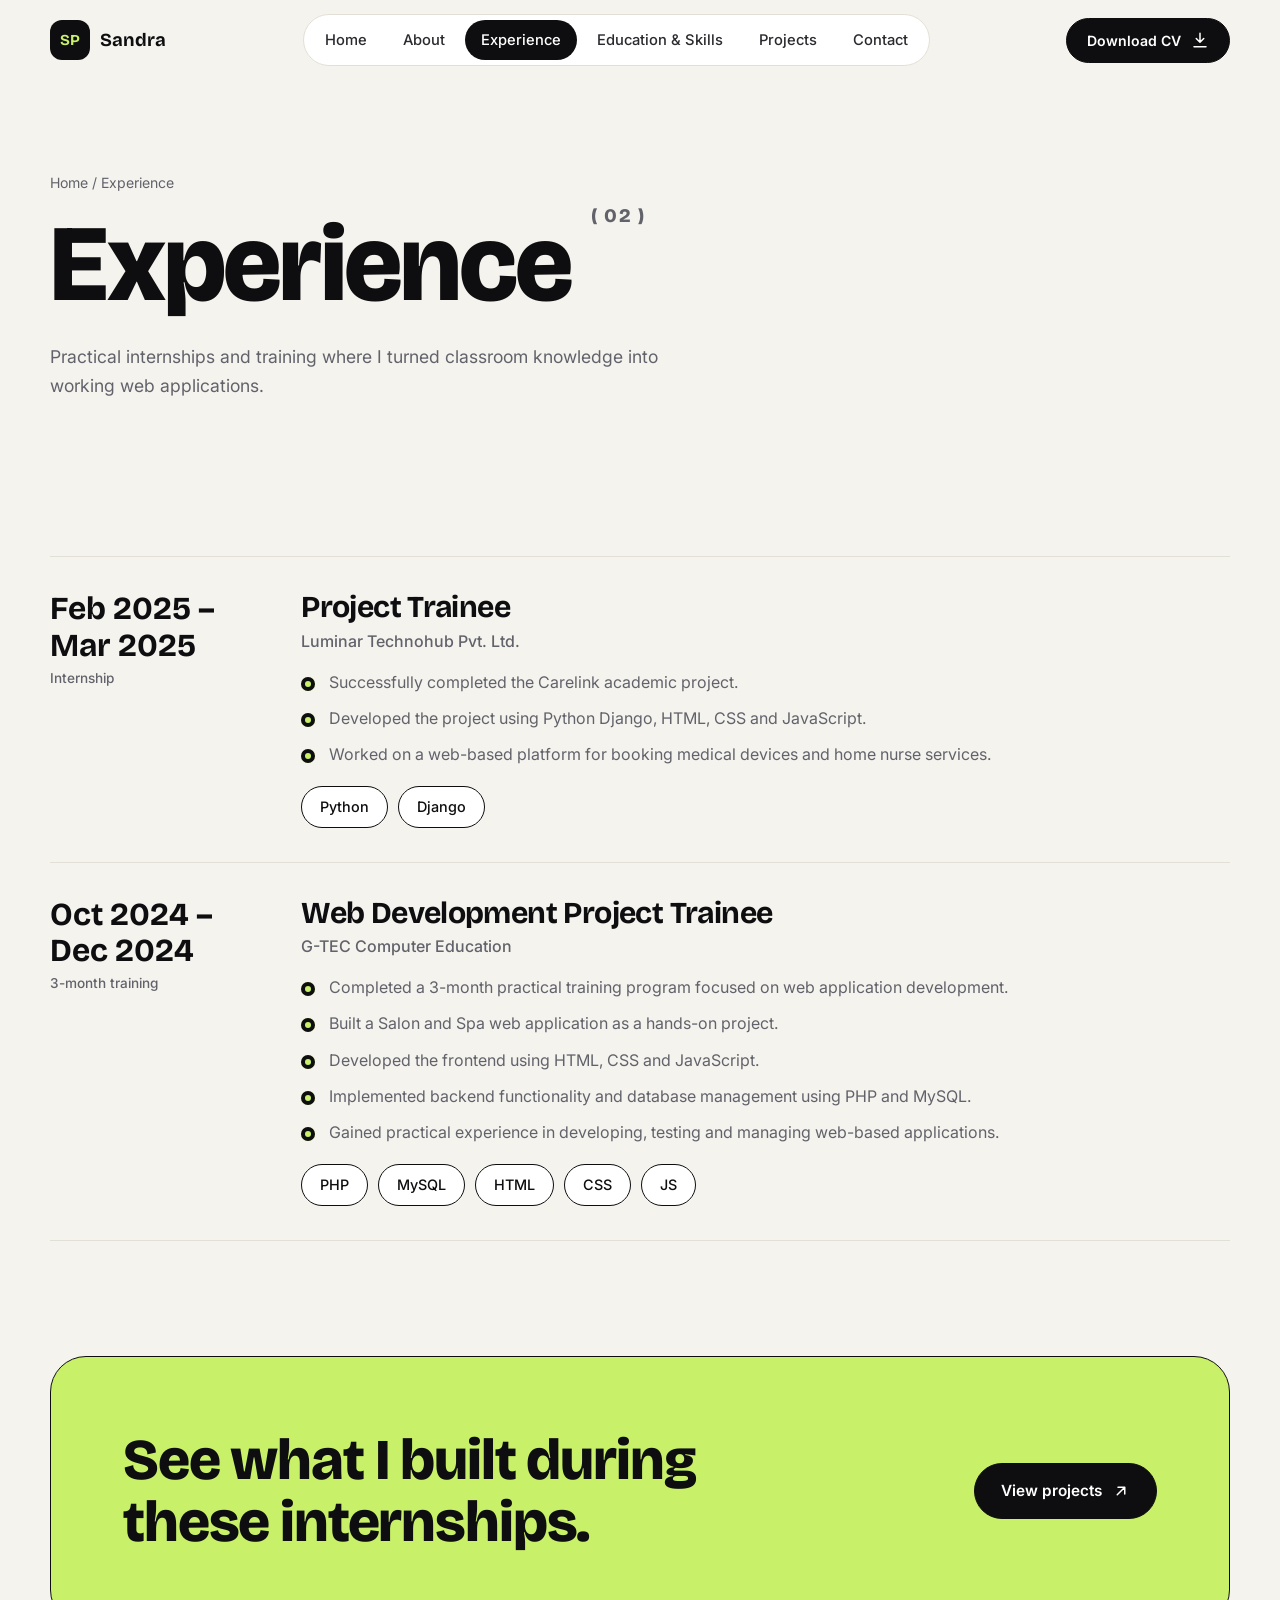
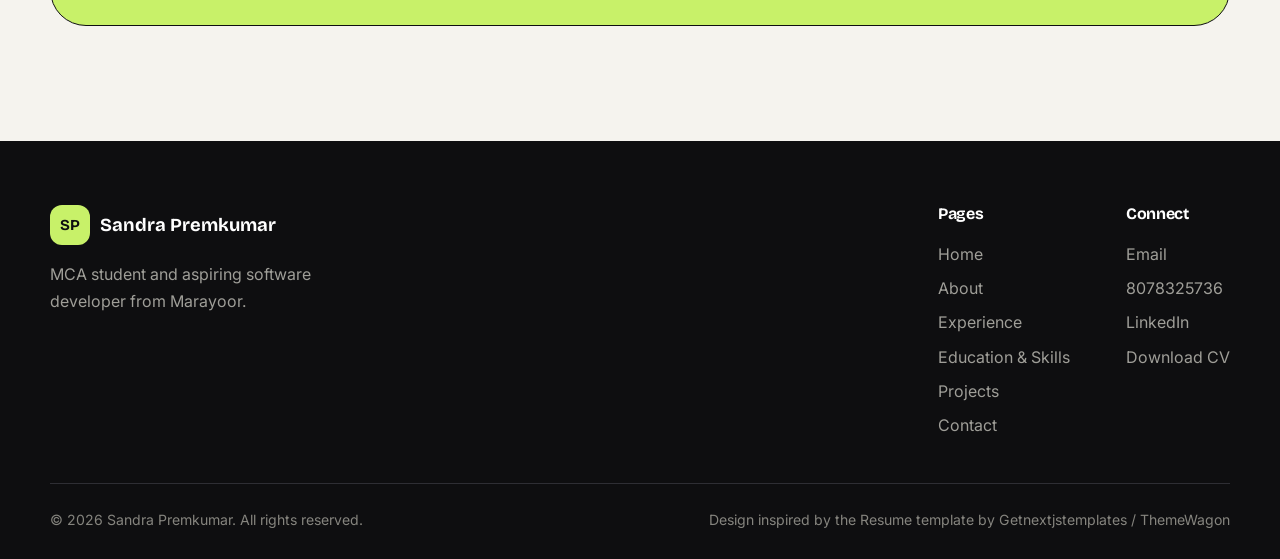
<file: experience.html>
<!DOCTYPE html>
<html lang="en" class="no-js">
<head>
  <meta charset="utf-8">
  <meta name="viewport" content="width=device-width, initial-scale=1">
  <title>Experience — Sandra Premkumar</title>
  <meta name="description" content="Internship and training experience of Sandra Premkumar at Luminar Technohub and G-TEC Computer Education.">
  <meta name="theme-color" content="#f5f3ee">
  <link rel="preconnect" href="https://fonts.googleapis.com">
  <link rel="preconnect" href="https://fonts.gstatic.com" crossorigin>
  <link href="https://fonts.googleapis.com/css2?family=Bricolage+Grotesque:opsz,wght@12..96,500;12..96,600;12..96,700;12..96,800&family=Inter:wght@400;500;600&display=swap" rel="stylesheet">
  <link rel="stylesheet" href="styles.css">
</head>
<body>
  <a class="skip-link" href="#main">Skip to content</a>

  <header class="site-header">
    <div class="container nav">
      <a href="index.html" class="logo" aria-label="Sandra Premkumar — home">
        <span class="logo-mark">SP</span><span>Sandra</span>
      </a>
      <nav class="nav-links" id="nav-links" aria-label="Main">
        <a href="index.html">Home</a>
        <a href="about.html">About</a>
        <a href="experience.html" class="active" aria-current="page">Experience</a>
        <a href="education.html">Education &amp; Skills</a>
        <a href="projects.html">Projects</a>
        <a href="contact.html">Contact</a>
      </nav>
      <a class="btn btn-primary btn-sm nav-cta" href="assets/Sandra_Premkumar_CV.pdf" download>Download CV
        <svg viewBox="0 0 24 24" fill="none" stroke="currentColor" stroke-width="2" stroke-linecap="round" stroke-linejoin="round"><path d="M12 3v12m0 0l-5-5m5 5l5-5M4 21h16"/></svg>
      </a>
      <button class="menu-btn" aria-label="Toggle menu" aria-expanded="false" aria-controls="nav-links"><span></span><span></span><span></span></button>
    </div>
  </header>

  <main id="main">
    <section class="page-hero">
      <div class="container">
        <div class="crumbs reveal"><a href="index.html">Home</a> / Experience</div>
        <h1 class="reveal" data-delay="1">Experience <span class="sec-index" style="font-size:1.2rem;vertical-align:top">( 02 )</span></h1>
        <p class="reveal" data-delay="2">Practical internships and training where I turned classroom knowledge into working web applications.</p>
      </div>
    </section>

    <section class="section">
      <div class="container">
        <div class="timeline">
          <div class="tl-item reveal">
            <div class="tl-date">Feb 2025 – Mar 2025<small>Internship</small></div>
            <div class="tl-body">
              <h3>Project Trainee</h3>
              <span class="tl-org">Luminar Technohub Pvt. Ltd.</span>
              <ul class="tick-list">
                <li>Successfully completed the Carelink academic project.</li>
                <li>Developed the project using Python Django, HTML, CSS and JavaScript.</li>
                <li>Worked on a web-based platform for booking medical devices and home nurse services.</li>
              </ul>
              <div class="chip-list"><span class="chip">Python</span><span class="chip">Django</span></div>
            </div>
          </div>
          <div class="tl-item reveal">
            <div class="tl-date">Oct 2024 – Dec 2024<small>3-month training</small></div>
            <div class="tl-body">
              <h3>Web Development Project Trainee</h3>
              <span class="tl-org">G-TEC Computer Education</span>
              <ul class="tick-list">
                <li>Completed a 3-month practical training program focused on web application development.</li>
                <li>Built a Salon and Spa web application as a hands-on project.</li>
                <li>Developed the frontend using HTML, CSS and JavaScript.</li>
                <li>Implemented backend functionality and database management using PHP and MySQL.</li>
                <li>Gained practical experience in developing, testing and managing web-based applications.</li>
              </ul>
              <div class="chip-list"><span class="chip">PHP</span><span class="chip">MySQL</span><span class="chip">HTML</span><span class="chip">CSS</span><span class="chip">JS</span></div>
            </div>
          </div>
        </div>
      </div>
    </section>

    <section class="section" style="padding-top:0">
      <div class="container">
        <div class="cta-band reveal">
          <h2>See what I built during these internships.</h2>
          <a class="btn btn-primary" href="projects.html">View projects
            <svg viewBox="0 0 24 24" fill="none" stroke="currentColor" stroke-width="2" stroke-linecap="round" stroke-linejoin="round"><path d="M7 17L17 7M8 7h9v9"/></svg></a>
        </div>
      </div>
    </section>
  </main>

  <footer class="site-footer">
    <div class="container">
      <div class="footer-top">
        <div>
          <a href="index.html" class="logo"><span class="logo-mark" style="background:var(--accent);color:var(--ink)">SP</span><span>Sandra Premkumar</span></a>
          <p>MCA student and aspiring software developer from Marayoor.</p>
        </div>
        <div class="footer-links">
          <div>
            <h4>Pages</h4>
            <a href="index.html">Home</a><a href="about.html">About</a><a href="experience.html">Experience</a><a href="education.html">Education &amp; Skills</a><a href="projects.html">Projects</a><a href="contact.html">Contact</a>
          </div>
          <div>
            <h4>Connect</h4>
            <a href="mailto:sandrapremkumar46@gmail.com">Email</a><a href="tel:8078325736">8078325736</a><a href="https://linkedin.com/in/sandra-premkumar-4141b0350" target="_blank" rel="noopener">LinkedIn</a><a href="assets/Sandra_Premkumar_CV.pdf" download>Download CV</a>
          </div>
        </div>
      </div>
      <div class="footer-bottom"><span>© <span id="year">2026</span> Sandra Premkumar. All rights reserved.</span><span>Design inspired by the Resume template by Getnextjstemplates / ThemeWagon</span></div>
    </div>
  </footer>
  <script src="script.js"></script>
</body>
</html>
</file>
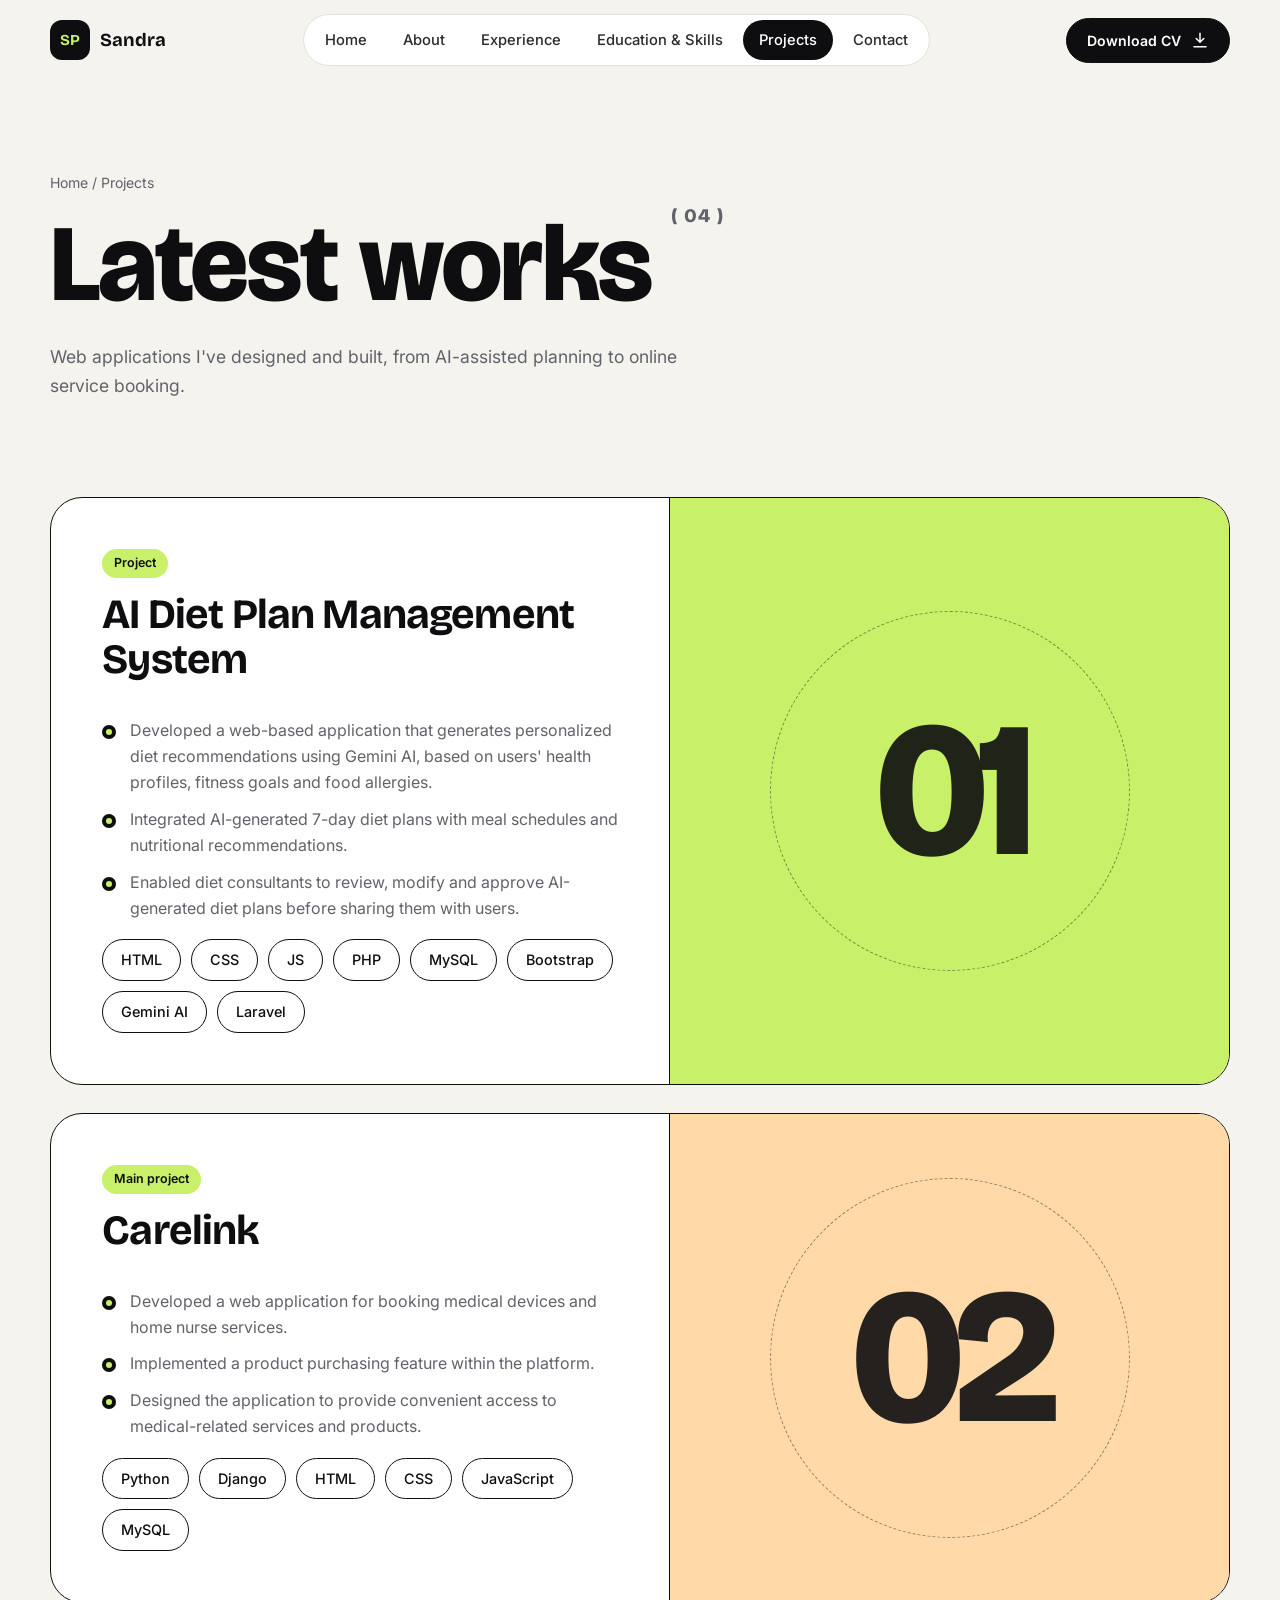
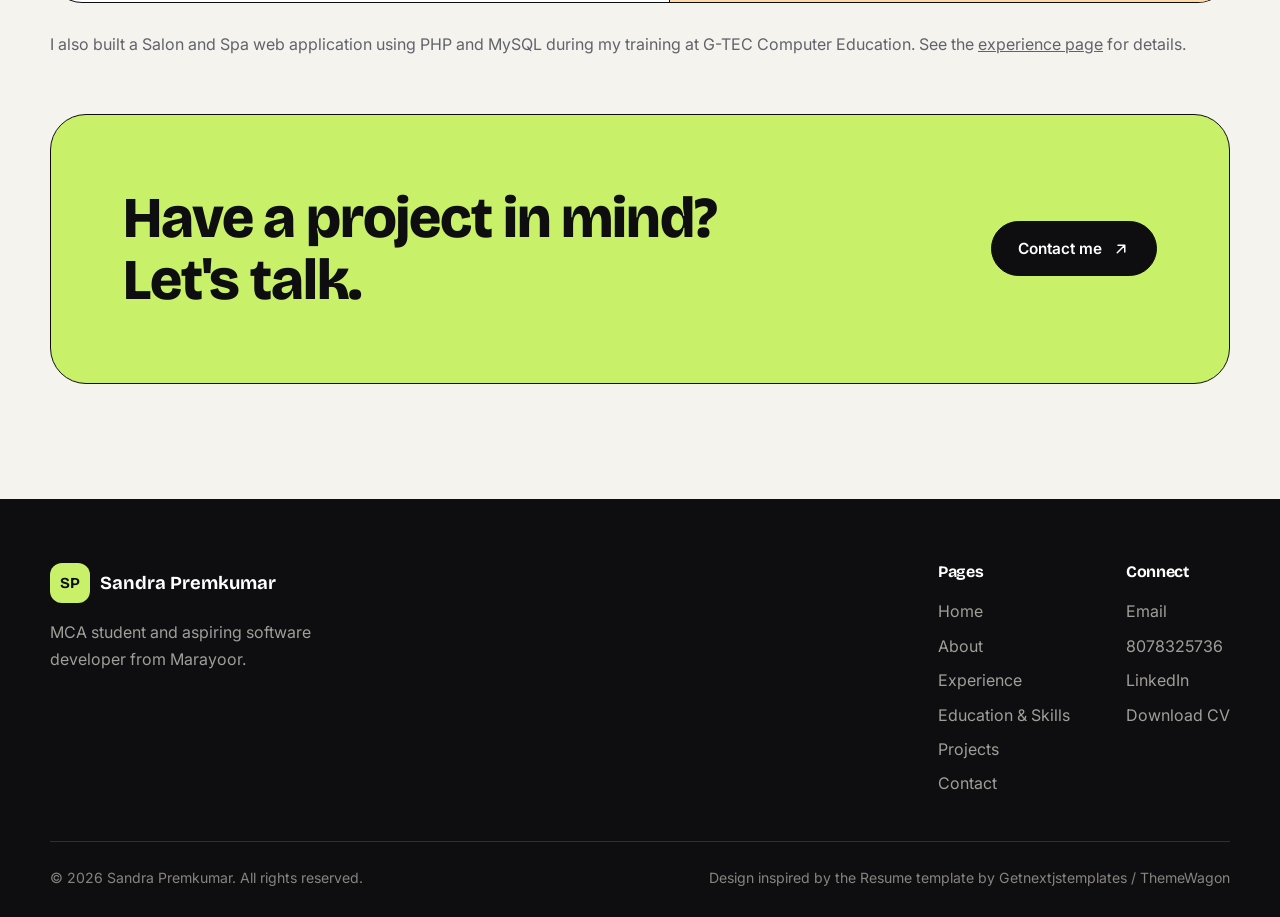
<file: projects.html>
<!DOCTYPE html>
<html lang="en" class="no-js">
<head>
  <meta charset="utf-8">
  <meta name="viewport" content="width=device-width, initial-scale=1">
  <title>Projects — Sandra Premkumar</title>
  <meta name="description" content="Projects by Sandra Premkumar: an AI Diet Plan Management System using Gemini AI and Laravel, and Carelink, a Django platform for booking medical devices and home nurse services.">
  <meta name="theme-color" content="#f5f3ee">
  <link rel="preconnect" href="https://fonts.googleapis.com">
  <link rel="preconnect" href="https://fonts.gstatic.com" crossorigin>
  <link href="https://fonts.googleapis.com/css2?family=Bricolage+Grotesque:opsz,wght@12..96,500;12..96,600;12..96,700;12..96,800&family=Inter:wght@400;500;600&display=swap" rel="stylesheet">
  <link rel="stylesheet" href="styles.css">
</head>
<body>
  <a class="skip-link" href="#main">Skip to content</a>

  <header class="site-header">
    <div class="container nav">
      <a href="index.html" class="logo" aria-label="Sandra Premkumar — home">
        <span class="logo-mark">SP</span><span>Sandra</span>
      </a>
      <nav class="nav-links" id="nav-links" aria-label="Main">
        <a href="index.html">Home</a>
        <a href="about.html">About</a>
        <a href="experience.html">Experience</a>
        <a href="education.html">Education &amp; Skills</a>
        <a href="projects.html" class="active" aria-current="page">Projects</a>
        <a href="contact.html">Contact</a>
      </nav>
      <a class="btn btn-primary btn-sm nav-cta" href="assets/Sandra_Premkumar_CV.pdf" download>Download CV
        <svg viewBox="0 0 24 24" fill="none" stroke="currentColor" stroke-width="2" stroke-linecap="round" stroke-linejoin="round"><path d="M12 3v12m0 0l-5-5m5 5l5-5M4 21h16"/></svg>
      </a>
      <button class="menu-btn" aria-label="Toggle menu" aria-expanded="false" aria-controls="nav-links"><span></span><span></span><span></span></button>
    </div>
  </header>

  <main id="main">
    <section class="page-hero">
      <div class="container">
        <div class="crumbs reveal"><a href="index.html">Home</a> / Projects</div>
        <h1 class="reveal" data-delay="1">Latest works <span class="sec-index" style="font-size:1.2rem;vertical-align:top">( 04 )</span></h1>
        <p class="reveal" data-delay="2">Web applications I've designed and built, from AI-assisted planning to online service booking.</p>
      </div>
    </section>

    <section class="section" style="padding-top:clamp(32px,5vw,56px)">
      <div class="container">
        <article class="project reveal">
          <div class="project-body">
            <span class="tag" style="align-self:flex-start">Project</span>
            <h3>AI Diet Plan Management System</h3>
            <ul class="tick-list">
              <li>Developed a web-based application that generates personalized diet recommendations using Gemini AI, based on users' health profiles, fitness goals and food allergies.</li>
              <li>Integrated AI-generated 7-day diet plans with meal schedules and nutritional recommendations.</li>
              <li>Enabled diet consultants to review, modify and approve AI-generated diet plans before sharing them with users.</li>
            </ul>
            <div class="chip-list"><span class="chip">HTML</span><span class="chip">CSS</span><span class="chip">JS</span><span class="chip">PHP</span><span class="chip">MySQL</span><span class="chip">Bootstrap</span><span class="chip">Gemini AI</span><span class="chip">Laravel</span></div>
          </div>
          <div class="project-visual" aria-hidden="true"><span class="ring"></span><span class="num">01</span></div>
        </article>

        <article class="project reveal">
          <div class="project-body">
            <span class="tag" style="align-self:flex-start">Main project</span>
            <h3>Carelink</h3>
            <ul class="tick-list">
              <li>Developed a web application for booking medical devices and home nurse services.</li>
              <li>Implemented a product purchasing feature within the platform.</li>
              <li>Designed the application to provide convenient access to medical-related services and products.</li>
            </ul>
            <div class="chip-list"><span class="chip">Python</span><span class="chip">Django</span><span class="chip">HTML</span><span class="chip">CSS</span><span class="chip">JavaScript</span><span class="chip">MySQL</span></div>
          </div>
          <div class="project-visual" aria-hidden="true"><span class="ring"></span><span class="num">02</span></div>
        </article>

        <p class="muted reveal" style="margin-top:12px">I also built a Salon and Spa web application using PHP and MySQL during my training at G-TEC Computer Education. See the <a href="experience.html" style="text-decoration:underline">experience page</a> for details.</p>

        <div class="cta-band reveal" style="margin-top:56px">
          <h2>Have a project in mind? Let's talk.</h2>
          <a class="btn btn-primary" href="contact.html">Contact me
            <svg viewBox="0 0 24 24" fill="none" stroke="currentColor" stroke-width="2" stroke-linecap="round" stroke-linejoin="round"><path d="M7 17L17 7M8 7h9v9"/></svg></a>
        </div>
      </div>
    </section>
  </main>

  <footer class="site-footer">
    <div class="container">
      <div class="footer-top">
        <div>
          <a href="index.html" class="logo"><span class="logo-mark" style="background:var(--accent);color:var(--ink)">SP</span><span>Sandra Premkumar</span></a>
          <p>MCA student and aspiring software developer from Marayoor.</p>
        </div>
        <div class="footer-links">
          <div>
            <h4>Pages</h4>
            <a href="index.html">Home</a><a href="about.html">About</a><a href="experience.html">Experience</a><a href="education.html">Education &amp; Skills</a><a href="projects.html">Projects</a><a href="contact.html">Contact</a>
          </div>
          <div>
            <h4>Connect</h4>
            <a href="mailto:sandrapremkumar46@gmail.com">Email</a><a href="tel:8078325736">8078325736</a><a href="https://linkedin.com/in/sandra-premkumar-4141b0350" target="_blank" rel="noopener">LinkedIn</a><a href="assets/Sandra_Premkumar_CV.pdf" download>Download CV</a>
          </div>
        </div>
      </div>
      <div class="footer-bottom"><span>© <span id="year">2026</span> Sandra Premkumar. All rights reserved.</span><span>Design inspired by the Resume template by Getnextjstemplates / ThemeWagon</span></div>
    </div>
  </footer>
  <script src="script.js"></script>
</body>
</html>
</file>
<file: styles.css>
/* ==========================================================
   Sandra Premkumar — Portfolio
   Shared stylesheet for every page
   ========================================================== */

:root {
  --bg: #f5f3ee;
  --surface: #ffffff;
  --ink: #0e0e10;
  --ink-soft: #2a2a2f;
  --muted: #62626b;
  --line: #e2dfd6;
  --accent: #c8f169;
  --accent-deep: #a6d83f;
  --dark: #0e0e10;
  --radius: 24px;
  --radius-sm: 14px;
  --shadow: 0 18px 50px -24px rgba(14, 14, 16, 0.28);
  --font-head: "Bricolage Grotesque", "Segoe UI", system-ui, sans-serif;
  --font-body: "Inter", "Segoe UI", system-ui, -apple-system, sans-serif;
  --container: 1180px;
}

*, *::before, *::after { box-sizing: border-box; }
html { scroll-behavior: smooth; -webkit-text-size-adjust: 100%; overflow-x: clip; }
main { overflow-x: clip; }
body {
  margin: 0;
  font-family: var(--font-body);
  background: var(--bg);
  color: var(--ink);
  line-height: 1.65;
  font-size: 16px;
  overflow-x: hidden;
}
img { max-width: 100%; display: block; }
a { color: inherit; text-decoration: none; }
h1, h2, h3, h4 { font-family: var(--font-head); line-height: 1.08; margin: 0 0 .5em; letter-spacing: -0.02em; }
p { margin: 0 0 1em; }
ul { margin: 0; padding: 0; list-style: none; }

.container { width: min(var(--container), 100% - 40px); margin-inline: auto; }
.section { padding: clamp(64px, 9vw, 120px) 0; }
.section--dark { background: var(--dark); color: #f3f2ee; }
.section--dark .muted, .section--dark p { color: #b9b8b2; }
.muted { color: var(--muted); }

.skip-link {
  position: absolute; left: -999px; top: 8px; background: var(--ink); color: #fff;
  padding: 8px 14px; border-radius: 8px; z-index: 200;
}
.skip-link:focus { left: 12px; }

/* ---------- Header / nav ---------- */
.site-header {
  position: sticky; top: 0; z-index: 100;
  padding: 14px 0;
  background: rgba(245, 243, 238, 0.82);
  backdrop-filter: blur(14px);
  -webkit-backdrop-filter: blur(14px);
  border-bottom: 1px solid transparent;
  transition: border-color .3s, box-shadow .3s;
}
.site-header.scrolled { border-bottom-color: var(--line); box-shadow: 0 6px 30px -20px rgba(0,0,0,.3); }
.nav { display: flex; align-items: center; justify-content: space-between; gap: 20px; }
.logo { display: flex; align-items: center; gap: 10px; font-family: var(--font-head); font-weight: 700; font-size: 1.15rem; }
.logo-mark {
  width: 40px; height: 40px; border-radius: 12px; background: var(--ink); color: var(--accent);
  display: grid; place-items: center; font-size: .95rem; letter-spacing: -.02em;
  transition: transform .35s cubic-bezier(.3,1.6,.5,1);
}
.logo:hover .logo-mark { transform: rotate(-8deg) scale(1.06); }
.nav-links { display: flex; align-items: center; gap: 4px; padding: 5px; background: var(--surface); border: 1px solid var(--line); border-radius: 999px; }
.nav-links a { padding: 8px 16px; border-radius: 999px; font-size: .92rem; font-weight: 500; color: var(--ink-soft); transition: background .25s, color .25s; }
.nav-links a:hover { background: #efede6; }
.nav-links a.active { background: var(--ink); color: #fff; }
.nav-cta { display: inline-flex; }
.menu-btn {
  display: none; width: 46px; height: 46px; border-radius: 14px; border: 1px solid var(--line);
  background: var(--surface); cursor: pointer; padding: 0; align-items: center; justify-content: center; flex-direction: column; gap: 5px;
}
.menu-btn span { display: block; width: 20px; height: 2px; background: var(--ink); border-radius: 2px; transition: transform .3s, opacity .3s; }
.menu-btn[aria-expanded="true"] span:nth-child(1) { transform: translateY(7px) rotate(45deg); }
.menu-btn[aria-expanded="true"] span:nth-child(2) { opacity: 0; }
.menu-btn[aria-expanded="true"] span:nth-child(3) { transform: translateY(-7px) rotate(-45deg); }

/* ---------- Buttons ---------- */
.btn {
  display: inline-flex; align-items: center; gap: 10px; padding: 14px 26px; border-radius: 999px;
  font-weight: 600; font-size: .96rem; border: 1.5px solid var(--ink); cursor: pointer;
  font-family: var(--font-body); transition: transform .25s, background .25s, color .25s, box-shadow .25s;
}
.btn svg { width: 18px; height: 18px; transition: transform .25s; }
.btn:hover { transform: translateY(-3px); box-shadow: 0 14px 26px -14px rgba(0,0,0,.5); }
.btn:hover svg { transform: translate(2px, -2px); }
.btn-primary { background: var(--ink); color: #fff; }
.btn-primary:hover { background: var(--accent); color: var(--ink); border-color: var(--ink); }
.btn-ghost { background: transparent; color: var(--ink); }
.btn-ghost:hover { background: var(--ink); color: #fff; }
.btn-accent { background: var(--accent); color: var(--ink); }
.btn-sm { padding: 10px 20px; font-size: .88rem; }
.section--dark .btn-ghost { color: #fff; border-color: #fff; }
.section--dark .btn-ghost:hover { background: #fff; color: var(--ink); }

/* ---------- Hero ---------- */
.hero { padding: clamp(40px, 6vw, 80px) 0 clamp(56px, 8vw, 100px); position: relative; }
.hero-grid { display: grid; grid-template-columns: 1.15fr .85fr; gap: clamp(32px, 5vw, 72px); align-items: center; }
.eyebrow {
  display: inline-flex; align-items: center; gap: 10px; padding: 7px 16px; border: 1px solid var(--line);
  background: var(--surface); border-radius: 999px; font-size: .85rem; font-weight: 500; margin-bottom: 26px;
}
.eyebrow .dot { width: 9px; height: 9px; border-radius: 50%; background: var(--accent-deep); box-shadow: 0 0 0 0 rgba(166,216,63,.6); animation: pulse 2s infinite; }
@keyframes pulse { 70% { box-shadow: 0 0 0 10px rgba(166,216,63,0); } 100% { box-shadow: 0 0 0 0 rgba(166,216,63,0); } }
.hero h1 { font-size: clamp(2.8rem, 7.4vw, 6rem); font-weight: 800; margin-bottom: .15em; }
.hero h1 .wave { display: inline-block; width: .8em; height: .8em; vertical-align: -.06em; margin-left: .08em; transform-origin: 70% 70%; animation: wave 2.6s ease-in-out infinite; }
@keyframes wave { 0%,60%,100% { transform: rotate(0); } 10%,30% { transform: rotate(16deg); } 20%,40% { transform: rotate(-10deg); } 50% { transform: rotate(8deg); } }
.hero .role { font-family: var(--font-head); font-size: clamp(1.4rem, 3.2vw, 2.4rem); font-weight: 600; margin-bottom: 20px; }
.hero .role span { background: linear-gradient(transparent 62%, var(--accent) 62%); padding: 0 4px; }
.hero p.lead { font-size: 1.08rem; color: var(--muted); max-width: 560px; margin-bottom: 32px; }
.hero-actions { display: flex; flex-wrap: wrap; gap: 14px; }
.hero-meta { display: flex; flex-wrap: wrap; gap: 22px; margin-top: 34px; color: var(--muted); font-size: .92rem; }
.hero-meta a:hover { color: var(--ink); }
.hero-meta svg { width: 16px; height: 16px; vertical-align: -3px; margin-right: 6px; }

.portrait { position: relative; max-width: 460px; margin-inline: auto; }
.portrait::before {
  content: ""; position: absolute; inset: 6% -6% -6% 6%; background: var(--accent); border-radius: 220px 220px 36px 36px; transform: rotate(4deg);
  transition: transform .6s;
}
.portrait:hover::before { transform: rotate(-1deg); }
.portrait-frame { position: relative; border-radius: 220px 220px 36px 36px; overflow: hidden; background: #fff; border: 2px solid var(--ink); aspect-ratio: 4 / 5; }
.portrait-frame img { width: 100%; height: 100%; object-fit: cover; object-position: center 20%; }
.badge {
  position: absolute; z-index: 2; background: var(--surface); border: 1.5px solid var(--ink); border-radius: 16px;
  padding: 10px 16px; font-size: .82rem; font-weight: 600; box-shadow: var(--shadow); animation: float 5s ease-in-out infinite;
}
.badge small { display: block; font-weight: 500; color: var(--muted); font-size: .72rem; }
.badge--a { left: -8%; bottom: 14%; }
.badge--b { right: -6%; top: 8%; animation-delay: -2.4s; }
@keyframes float { 50% { transform: translateY(-10px); } }

/* ---------- Marquee ---------- */
.marquee { background: var(--ink); color: #fff; padding: 18px 0; overflow: hidden; border-block: 2px solid var(--ink); transform: rotate(-1deg); margin: 0 -10px; }
.marquee-track { display: flex; gap: 44px; width: max-content; animation: scroll 32s linear infinite; }
.marquee:hover .marquee-track { animation-play-state: paused; }
.marquee-track span { font-family: var(--font-head); font-size: 1.5rem; font-weight: 600; display: inline-flex; align-items: center; gap: 44px; white-space: nowrap; }
.marquee-track span::after { content: "✦"; color: var(--accent); }
@keyframes scroll { to { transform: translateX(-50%); } }

/* ---------- Section headings ---------- */
.sec-head { display: flex; align-items: flex-end; justify-content: space-between; gap: 20px; margin-bottom: clamp(32px, 5vw, 56px); flex-wrap: wrap; }
.sec-head h2 { font-size: clamp(2.2rem, 5.2vw, 4rem); font-weight: 800; margin: 0; }
.sec-index { font-family: var(--font-head); font-size: 1.1rem; color: var(--muted); letter-spacing: .08em; }
.section--dark .sec-index { color: var(--accent); }

.page-hero { padding: clamp(48px, 7vw, 96px) 0 clamp(8px, 2vw, 24px); }
.page-hero h1 { font-size: clamp(3rem, 8.5vw, 7rem); font-weight: 800; margin: 12px 0 18px; }
.page-hero p { max-width: 640px; color: var(--muted); font-size: 1.1rem; }
.crumbs { font-size: .88rem; color: var(--muted); }
.crumbs a:hover { color: var(--ink); text-decoration: underline; }

/* ---------- Cards / grids ---------- */
.card {
  background: var(--surface); border: 1px solid var(--line); border-radius: var(--radius); padding: clamp(22px, 3vw, 34px);
  transition: transform .35s cubic-bezier(.2,.8,.2,1), box-shadow .35s, border-color .35s;
}
.card:hover { transform: translateY(-6px); box-shadow: var(--shadow); border-color: var(--ink); }
.grid { display: grid; gap: 22px; }
.grid-2 { grid-template-columns: repeat(2, 1fr); }
.grid-3 { grid-template-columns: repeat(3, 1fr); }
.grid-4 { grid-template-columns: repeat(4, 1fr); }

.stat { text-align: left; }
.stat strong { display: block; font-family: var(--font-head); font-size: clamp(2.4rem, 5vw, 3.6rem); line-height: 1; letter-spacing: -.03em; }
.stat span { color: var(--muted); font-size: .92rem; }

.about-split { display: grid; grid-template-columns: 1fr 1fr; gap: clamp(28px, 5vw, 72px); align-items: start; }
.about-split .big { font-family: var(--font-head); font-size: clamp(1.5rem, 3vw, 2.2rem); line-height: 1.25; font-weight: 600; letter-spacing: -.01em; }

.chip-list { display: flex; flex-wrap: wrap; gap: 10px; }
.chip {
  padding: 8px 18px; border: 1.5px solid var(--ink); border-radius: 999px; font-size: .9rem; font-weight: 500; background: var(--surface);
  transition: background .25s, transform .25s;
}
.chip:hover { background: var(--accent); transform: translateY(-2px); }
.section--dark .chip { background: transparent; border-color: #55555c; color: #f3f2ee; }
.section--dark .chip:hover { background: var(--accent); color: var(--ink); border-color: var(--accent); }

/* ---------- Timeline ---------- */
.timeline { position: relative; display: grid; gap: 0; }
.tl-item {
  display: grid; grid-template-columns: 200px 1fr; gap: clamp(18px, 4vw, 56px); padding: 34px 0;
  border-top: 1px solid var(--line);
}
.section--dark .tl-item { border-color: #2e2e34; }
.tl-item:last-child { border-bottom: 1px solid var(--line); }
.section--dark .tl-item:last-child { border-color: #2e2e34; }
.tl-date { font-family: var(--font-head); font-size: clamp(1.4rem, 2.6vw, 2rem); font-weight: 700; line-height: 1.15; }
.tl-date small { display: block; font-family: var(--font-body); font-size: .85rem; font-weight: 500; color: var(--muted); margin-top: 6px; }
.tl-body { transition: transform .35s; }
.tl-item:hover .tl-body { transform: translateX(8px); }
.tl-body h3 { font-size: clamp(1.4rem, 2.6vw, 1.9rem); margin-bottom: 4px; }
.tl-org { color: var(--muted); font-weight: 500; margin-bottom: 14px; display: block; }
.tag { display: inline-block; padding: 4px 12px; border-radius: 999px; background: var(--accent); color: var(--ink); font-size: .78rem; font-weight: 600; margin-bottom: 14px; }
.tick-list { display: grid; gap: 10px; margin: 14px 0 18px; }
.tick-list li { position: relative; padding-left: 28px; color: var(--muted); }
.section--dark .tick-list li { color: #b9b8b2; }
.tick-list li::before {
  content: ""; position: absolute; left: 0; top: .5em; width: 14px; height: 14px; border-radius: 50%; background: var(--accent);
  box-shadow: inset 0 0 0 4px var(--ink);
}
.section--dark .tick-list li::before { box-shadow: inset 0 0 0 4px var(--dark); background: var(--accent); }

/* ---------- Projects ---------- */
.project { display: grid; grid-template-columns: 1.05fr .95fr; gap: 0; border: 1.5px solid var(--ink); border-radius: 32px; overflow: hidden; background: var(--surface); margin-bottom: 28px; transition: transform .4s, box-shadow .4s; }
.project:hover { transform: translateY(-6px); box-shadow: 0 30px 60px -30px rgba(0,0,0,.4); }
.project-body { padding: clamp(26px, 4vw, 52px); display: flex; flex-direction: column; justify-content: center; }
.project-body h3 { font-size: clamp(1.7rem, 3.4vw, 2.6rem); }
.project-visual {
  position: relative; min-height: 300px; display: grid; place-items: center; overflow: hidden;
  background: var(--accent); border-left: 1.5px solid var(--ink);
}
.project:nth-child(even) .project-visual { background: #ffd9a8; }
.project-visual .num { font-family: var(--font-head); font-weight: 800; font-size: clamp(7rem, 16vw, 12rem); line-height: 1; letter-spacing: -.06em; opacity: .9; transition: transform .6s; }
.project:hover .project-visual .num { transform: scale(1.08) rotate(-4deg); }
.project-visual .ring { position: absolute; width: 360px; height: 360px; border: 1.5px dashed rgba(14,14,16,.45); border-radius: 50%; animation: spin 40s linear infinite; }
@keyframes spin { to { transform: rotate(360deg); } }
.project-link { margin-top: 10px; font-weight: 600; display: inline-flex; gap: 8px; align-items: center; }

/* ---------- Skills ---------- */
.skill-card h3 { font-size: 1.25rem; margin-bottom: 16px; display: flex; align-items: center; gap: 12px; }
.skill-card .ico { width: 42px; height: 42px; border-radius: 12px; background: var(--ink); color: var(--accent); display: grid; place-items: center; flex: none; }
.skill-card .ico svg { width: 20px; height: 20px; }

/* ---------- CTA band ---------- */
.cta-band { background: var(--accent); border: 1.5px solid var(--ink); border-radius: 36px; padding: clamp(34px, 6vw, 72px); display: flex; align-items: center; justify-content: space-between; gap: 28px; flex-wrap: wrap; }
.cta-band h2 { font-size: clamp(2rem, 5vw, 3.6rem); margin: 0; max-width: 640px; font-weight: 800; }

/* ---------- Contact ---------- */
.contact-grid { display: grid; grid-template-columns: .9fr 1.1fr; gap: clamp(24px, 4vw, 56px); align-items: start; }
.info-list { display: grid; gap: 16px; }
.info-card { display: flex; align-items: center; gap: 18px; padding: 20px 24px; }
.info-card .ico { width: 48px; height: 48px; border-radius: 14px; background: var(--ink); color: var(--accent); display: grid; place-items: center; flex: none; }
.info-card .ico svg { width: 22px; height: 22px; }
.info-card small { display: block; color: var(--muted); font-size: .8rem; }
.info-card strong { font-weight: 600; word-break: break-word; }
form.contact-form { display: grid; gap: 18px; }
.field { display: grid; gap: 8px; }
.field label { font-weight: 600; font-size: .9rem; }
.field input, .field textarea {
  font: inherit; padding: 15px 18px; border: 1.5px solid var(--line); border-radius: 14px; background: var(--bg); color: var(--ink);
  transition: border-color .25s, box-shadow .25s, background .25s; width: 100%;
}
.field input:focus, .field textarea:focus { outline: none; border-color: var(--ink); background: #fff; box-shadow: 0 0 0 4px rgba(200,241,105,.55); }
.field textarea { min-height: 150px; resize: vertical; }
.form-note { font-size: .85rem; color: var(--muted); margin: 0; }
.form-status { font-weight: 600; min-height: 1.4em; margin: 0; }

/* ---------- Footer ---------- */
.site-footer { background: var(--dark); color: #d7d6d0; padding: 64px 0 28px; margin-top: 0; }
.footer-top { display: flex; justify-content: space-between; gap: 36px; flex-wrap: wrap; padding-bottom: 40px; border-bottom: 1px solid #2e2e34; }
.footer-top .logo { color: #fff; }
.footer-top p { color: #9f9e98; max-width: 340px; margin-top: 16px; }
.footer-links { display: flex; gap: 56px; flex-wrap: wrap; }
.footer-links h4 { color: #fff; font-size: 1rem; margin-bottom: 14px; }
.footer-links a { display: block; padding: 4px 0; color: #9f9e98; transition: color .2s, transform .2s; }
.footer-links a:hover { color: var(--accent); transform: translateX(4px); }
.footer-bottom { padding-top: 24px; display: flex; justify-content: space-between; gap: 12px; flex-wrap: wrap; font-size: .88rem; color: #85847e; }

/* ---------- Reveal animation ---------- */
.reveal { opacity: 0; transform: translateY(32px); transition: opacity .8s cubic-bezier(.2,.8,.2,1), transform .8s cubic-bezier(.2,.8,.2,1); }
.reveal.in { opacity: 1; transform: none; }
.reveal[data-delay="1"] { transition-delay: .1s; }
.reveal[data-delay="2"] { transition-delay: .2s; }
.reveal[data-delay="3"] { transition-delay: .3s; }
.no-js .reveal { opacity: 1; transform: none; }

/* ---------- Responsive ---------- */
@media (max-width: 980px) {
  .hero-grid, .about-split, .contact-grid, .project { grid-template-columns: 1fr; }
  .project-visual { border-left: 0; border-top: 1.5px solid var(--ink); min-height: 220px; }
  .portrait { max-width: 380px; order: -1; }
  .grid-4 { grid-template-columns: repeat(2, 1fr); }
  .grid-3 { grid-template-columns: repeat(2, 1fr); }
}
@media (max-width: 860px) {
  .menu-btn { display: flex; }
  .nav-cta { display: none; }
  .nav-links {
    position: absolute; top: calc(100% + 8px); left: 20px; right: 20px; flex-direction: column; align-items: stretch;
    border-radius: 24px; padding: 12px; gap: 2px; box-shadow: var(--shadow);
    opacity: 0; transform: translateY(-10px); pointer-events: none; transition: opacity .25s, transform .25s;
  }
  .nav-links.open { opacity: 1; transform: none; pointer-events: auto; }
  .nav-links a { padding: 14px 18px; border-radius: 14px; }
}
@media (max-width: 640px) {
  .tl-item { grid-template-columns: 1fr; gap: 10px; padding: 26px 0; }
  .grid-2, .grid-3 { grid-template-columns: 1fr; }
  .badge--a { left: 0; } .badge--b { right: 0; }
  .footer-links { gap: 36px; }
  .btn { padding: 13px 22px; }
  .cta-band { border-radius: 26px; }
}
@media (max-width: 420px) {
  .grid-4 { grid-template-columns: 1fr 1fr; gap: 14px; }
}
@media (prefers-reduced-motion: reduce) {
  *, *::before, *::after { animation: none !important; transition: none !important; scroll-behavior: auto !important; }
  .reveal { opacity: 1; transform: none; }
}
</file>
